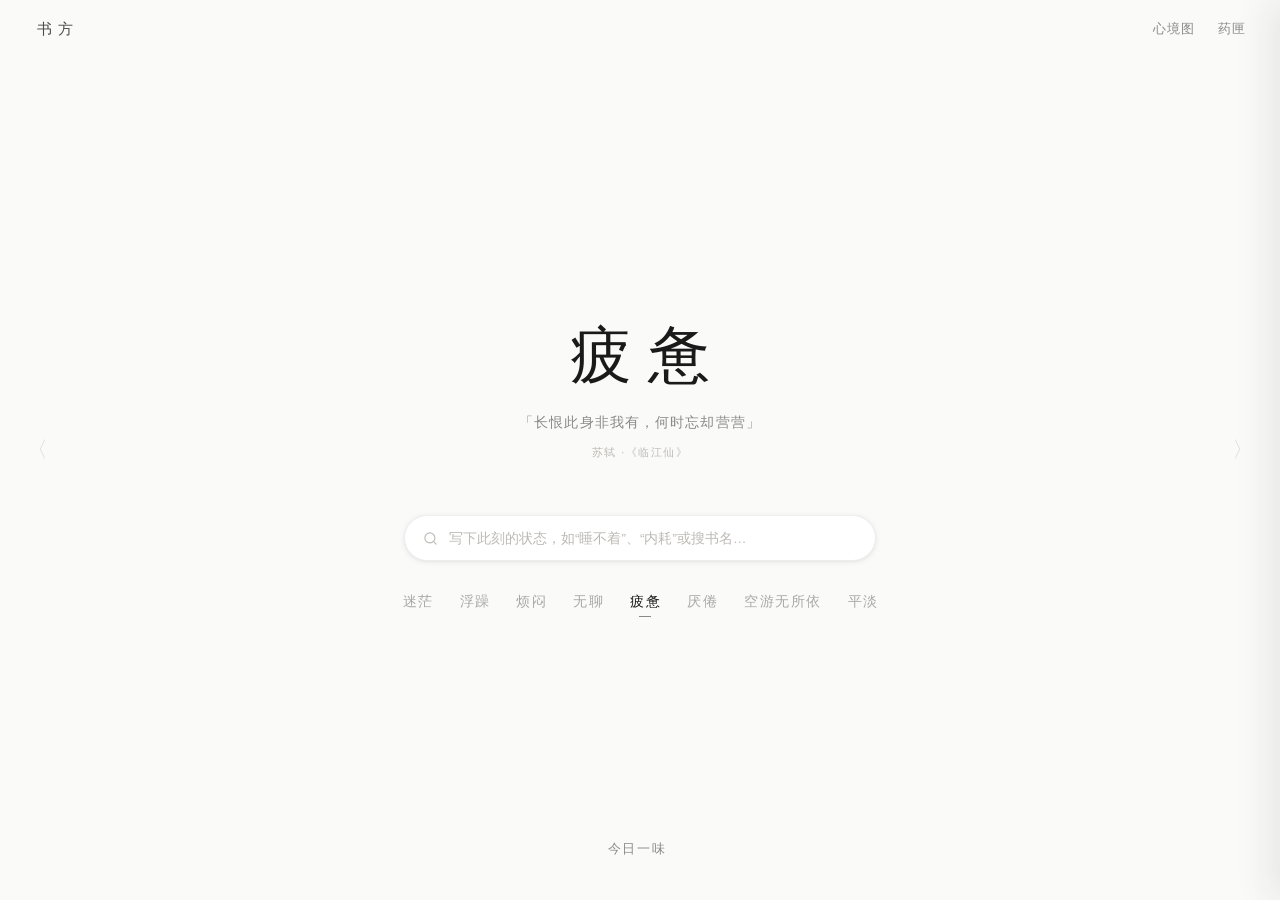
<file: index.html>
<!DOCTYPE html>
<html lang="zh-CN">
<head>
<meta charset="UTF-8">
<meta name="viewport" content="width=device-width, initial-scale=1.0">
<title>书方</title>
<meta name="description" content="书方：按此刻心境配取一味书单处方。">
<link rel="stylesheet" href="./styles.css">
</head>
<body>

<div class="reading-progress-track" id="reading-progress-track" aria-hidden="true">
    <div class="reading-progress-fill" id="reading-progress-fill"></div>
</div>

<!-- Whisper-Quiet Top Chrome -->
<header class="top-bar" id="top-bar">
    <div class="top-left">
        <button class="brand-mark" id="brand-home-btn" aria-label="回到书方首页">书方</button>

        <div class="dose-top-left hidden" id="dose-top-left">
            <button class="back-icon" id="nav-back" aria-label="返回首页" title="返回 (Esc)">
                <svg viewBox="0 0 24 24" fill="none" stroke="currentColor" stroke-linecap="round" stroke-linejoin="round">
                    <path d="M19 12H5"/><path d="M12 19l-7-7 7-7"/>
                </svg>
            </button>
            <span class="dose-scroll-title" id="dose-scroll-title"></span>
        </div>
    </div>

    <!-- Home Top-Right: 仅两个极轻文字入口 -->
    <nav class="top-right" id="home-top-right" aria-label="主导航">
        <button class="text-link" id="btn-open-stars">心境图</button>
        <button class="text-link" id="btn-open-drawer">药匣</button>
    </nav>

    <!-- Dose Top-Right: 收藏图标 + 极简更多菜单 -->
    <div class="dose-top-actions hidden" id="dose-top-right">
        <button class="subtle-icon-btn" id="btn-bookmark" aria-label="收入药匣" title="收入药匣">
            <svg viewBox="0 0 24 24" fill="none" stroke="currentColor" stroke-linecap="round" stroke-linejoin="round">
                <path d="M19 21l-7-5-7 5V5a2 2 0 0 1 2-2h10a2 2 0 0 1 2 2z"/>
            </svg>
        </button>
        <button class="subtle-icon-btn" id="btn-more-menu" aria-label="更多操作" aria-expanded="false" title="更多">
            <svg viewBox="0 0 24 24" fill="currentColor" stroke="none">
                <circle cx="5" cy="12" r="1.5"/><circle cx="12" cy="12" r="1.5"/><circle cx="19" cy="12" r="1.5"/>
            </svg>
        </button>

        <div class="more-menu hidden" id="more-menu" role="menu">
            <div class="menu-font-row">
                <span>字号</span>
                <div class="font-scale-group">
                    <button class="font-size-btn" data-scale="0.92">小</button>
                    <button class="font-size-btn active" data-scale="1">中</button>
                    <button class="font-size-btn" data-scale="1.12">大</button>
                </div>
            </div>
            <div class="menu-divider"></div>
            <button class="menu-item" id="menu-card"><span>生成书方笺</span></button>
            <button class="menu-item" id="menu-copy-link"><span>复制书方链接</span></button>
            <button class="menu-item" id="menu-open-drawer"><span>打开药匣与书录</span></button>
        </div>
    </div>
</header>

<main>
    <!-- ==================== HOME VIEW (一屏极致留白) ==================== -->
    <section id="home-view" class="view-container active" aria-label="书方首页">
        <button class="edge-cue edge-left" id="zone-prev" aria-label="上一味心境">〈</button>
        <button class="edge-cue edge-right" id="zone-next" aria-label="下一味心境">〉</button>

        <div class="home-core">
            <!-- 1. 中心呼吸词 + 人间词话式诗境注脚（轻点直入，无需大按钮） -->
            <div class="mirror-focus" id="zone-enter" role="button" tabindex="0" aria-label="取当前心境书方">
                <div id="emotion-display" class="emotion-word word-short">迷茫</div>
                <p id="emotion-whisper" class="emotion-whisper"></p>
                <span id="emotion-poem-source" class="emotion-poem-source"></span>
            </div>

            <!-- 2. 谷歌极简悬浮胶囊：自然语言倾诉 / 复方输入 / 搜书 -->
            <div class="search-pill-wrap">
                <div class="search-pill">
                    <span class="search-icon" aria-hidden="true">
                        <svg viewBox="0 0 24 24" fill="none" stroke="currentColor" stroke-width="1.8" stroke-linecap="round" stroke-linejoin="round">
                            <circle cx="11" cy="11" r="8"/><line x1="21" y1="21" x2="16.65" y2="16.65"/>
                        </svg>
                    </span>
                    <input
                        type="text"
                        id="symptom-search"
                        class="search-input"
                        placeholder="写下此刻的状态，如“睡不着”、“内耗”或搜书名…"
                        autocomplete="off"
                        aria-label="写下此刻状态或搜索书方"
                    >
                    <button class="search-clear hidden" id="search-clear" aria-label="清空">×</button>
                </div>
                <div class="search-dropdown hidden" id="search-dropdown" role="listbox"></div>
            </div>

            <!-- 3. 无框微字心境列：悬停预览，点击入方 -->
            <div class="mood-strip" id="mood-strip" aria-label="八味心境"></div>
        </div>

        <!-- 4. 底端轻量「今日一味」 -->
        <div class="home-bottom">
            <button class="daily-link" id="btn-daily-dose">
                今日一味<span class="daily-sub" id="daily-sub"></span>
            </button>
        </div>
    </section>

    <!-- ==================== DOSE VIEW (纯纸面阅读流) ==================== -->
    <article id="dose-view" class="view-container hidden" aria-label="书方正文">
        <div id="degraded-hint" class="degraded-hint hidden">
            <span id="degraded-hint-text"></span>
            <button id="btn-reset-seen-inline">重置已服</button>
        </div>

        <header class="rx-header">
            <div class="rx-poem-epigraph hidden" id="render-poem-epigraph"></div>
            <div class="rx-meta-line">
                <span id="render-id">001</span>
                <span>·</span>
                <span id="render-read-time">约 2 分钟</span>
            </div>
            <h1 class="rx-book-title" id="render-title"></h1>
            <div class="rx-book-author" id="render-author"></div>
            <p class="rx-summary" id="render-summary"></p>
        </header>

        <section class="guide-section">
            <div class="guide-text" id="render-guide"></div>
        </section>

        <section class="quotes-section" id="render-quotes"></section>

        <section class="extras-box" id="render-extras"></section>

        <div class="end-marker">□</div>

        <footer class="footer-actions">
            <button class="action-link action-link-primary" id="nav-next">换一味 →</button>
            <button class="action-link" id="nav-home">回到首页</button>
        </footer>
    </article>
</main>

<!-- ==================== FULLSCREEN 心境图（星空 × 情绪空间） ==================== -->
<div class="star-overlay" id="star-overlay" aria-hidden="true" role="dialog" aria-label="心境图">
    <div class="star-overlay-bar">
        <span class="star-overlay-caption">心境图 · 择一词，或轻点两词之间配取复方</span>
        <button class="text-link" id="btn-close-stars">关闭</button>
    </div>

    <svg class="star-svg" id="star-svg" viewBox="0 0 100 100" preserveAspectRatio="none" aria-hidden="true">
        <line x1="50" y1="10" x2="50" y2="90" stroke="currentColor" stroke-opacity="0.06" stroke-width="0.2" stroke-dasharray="1 1.4"/>
        <line x1="8" y1="50" x2="92" y2="50" stroke="currentColor" stroke-opacity="0.06" stroke-width="0.2" stroke-dasharray="1 1.4"/>
    </svg>

    <span class="axis-whisper axis-top">思绪翻涌 · 渴求方向</span>
    <span class="axis-whisper axis-bottom">能量低落 · 倦怠疏离</span>
    <span class="axis-whisper axis-left">向内沉静</span>
    <span class="axis-whisper axis-right">向外躁动</span>

    <div class="star-cursor-ring" id="star-cursor-ring"></div>
    <div class="star-canvas" id="star-canvas"></div>
    <div class="star-bottom-readout" id="star-readout">轻点任意一词，或点在两词之间的留白</div>
</div>

<!-- ==================== 药匣抽屉（按需展开） ==================== -->
<div class="drawer-backdrop" id="drawer-backdrop"></div>
<aside class="drawer-sheet" id="drawer-sheet" aria-label="药匣与全部书录" aria-hidden="true">
    <div class="drawer-header">
        <h2 class="drawer-title">药匣</h2>
        <button class="text-link" id="btn-close-drawer">关闭</button>
    </div>

    <div class="drawer-tabs" role="tablist">
        <button class="drawer-tab active" data-tab="catalog" role="tab" id="tab-catalog-label">全部 (77)</button>
        <button class="drawer-tab" data-tab="saved" role="tab" id="tab-saved-label">收藏 (0)</button>
        <button class="drawer-tab" data-tab="history" role="tab" id="tab-history-label">足迹 (0)</button>
    </div>

    <div class="drawer-search-bar" id="drawer-search-bar">
        <input type="text" class="drawer-search-input" id="drawer-search" placeholder="筛选书名、作者或心境…">
    </div>

    <div class="drawer-body" id="drawer-body"></div>

    <div class="drawer-footer">
        <span id="drawer-progress-text">已服 0 / 77 味</span>
        <button class="whisper-action" id="btn-clear-seen">重置推荐去重</button>
    </div>
</aside>

<!-- ==================== 书方笺 MODAL ==================== -->
<div class="modal-backdrop" id="card-modal-backdrop" aria-hidden="true">
    <div class="modal-dialog" role="dialog" aria-label="书方笺">
        <div class="modal-header">
            <h3 class="modal-title">书方笺</h3>
            <button class="text-link" id="btn-close-card-modal">关闭</button>
        </div>

        <div class="card-preview-wrap">
            <canvas id="share-card-canvas" width="900" height="1260"></canvas>
        </div>

        <div class="card-controls">
            <div class="paper-links" id="card-theme-pills">
                <button class="paper-link active" data-paper="paper">素纸</button>
                <button class="paper-link" data-paper="warm">暖笺</button>
                <button class="paper-link" data-paper="ink">墨夜</button>
            </div>
            <button class="whisper-action" id="btn-switch-card-quote">换一句摘录</button>
        </div>

        <div class="modal-footer">
            <button class="text-link" id="btn-cancel-card">取消</button>
            <button class="text-link" style="color:var(--text);" id="btn-download-card">保存图片</button>
        </div>
    </div>
</div>

<!-- ==================== 诗引过场（先出诗句，再展书方） ==================== -->
<div class="poem-interlude" id="poem-interlude" aria-hidden="true">
    <div class="poem-interlude-mood" id="interlude-mood"></div>
    <div class="poem-interlude-verse" id="interlude-verse"></div>
    <div class="poem-interlude-source" id="interlude-source"></div>
    <div class="poem-interlude-skip">轻触任意处即刻入方</div>
</div>

<div class="snackbar" id="snackbar" role="status" aria-live="polite"></div>

<script src="./books.js"></script>
<script src="./app.js"></script>
</body>
</html>
</file>
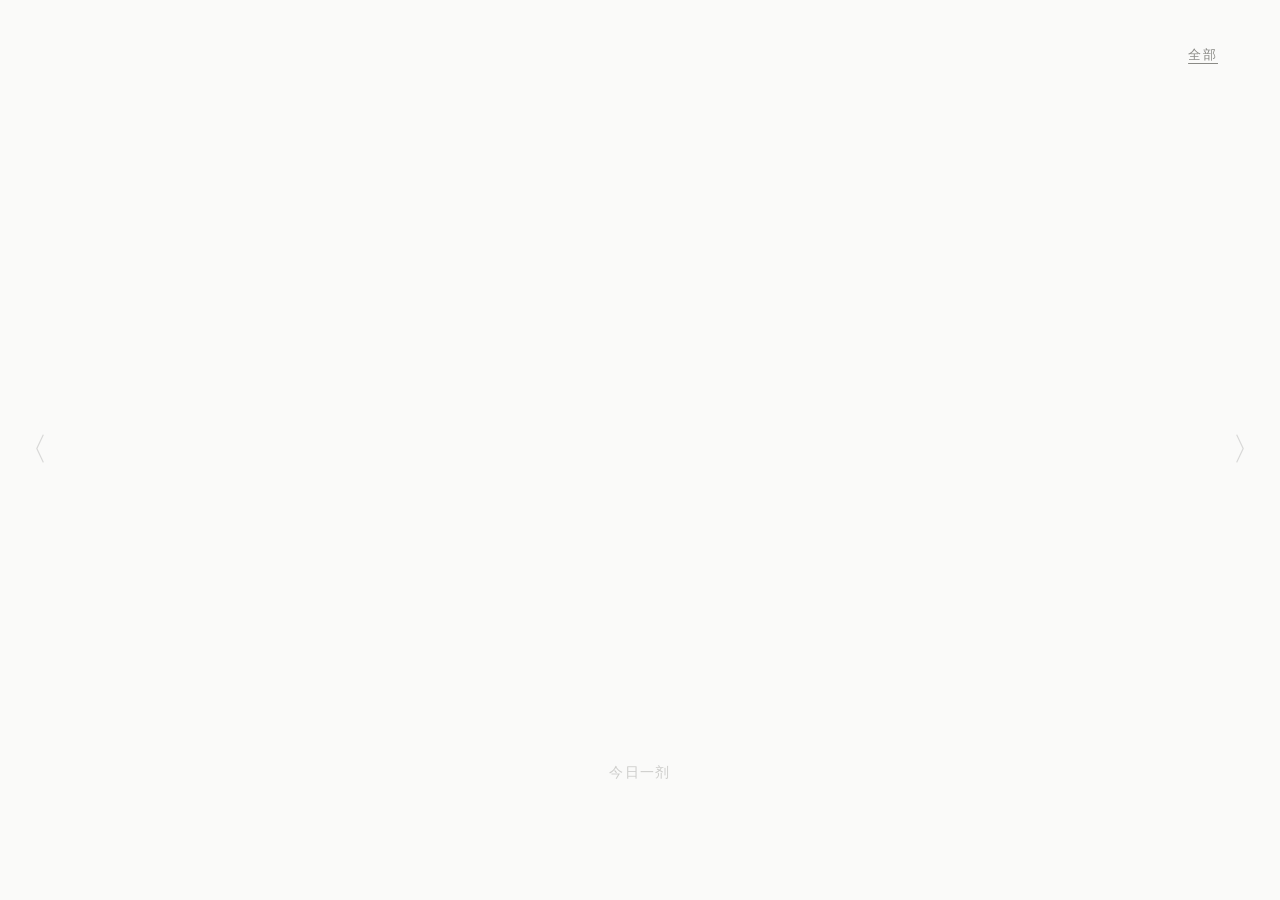
<file: shufang/index.html>
<!DOCTYPE html>
<html lang="zh-CN">
<head>
<meta charset="UTF-8">
<meta name="viewport" content="width=device-width, initial-scale=1.0, maximum-scale=1.0, user-scalable=no">
<title>书方</title>
<style>
:root { --bg: #fafaf9; --text: #1a1a1a; --text-light: #8a8a86; --divider: #e8e6e3; --max-width: 640px; --padding-x: 32px; }
* { box-sizing: border-box; margin: 0; padding: 0; }
body { background-color: var(--bg); color: var(--text); -webkit-font-smoothing: antialiased; overflow-x: hidden; }
button { background: none; border: none; color: var(--text); cursor: pointer; outline: none; -webkit-tap-highlight-color: transparent; }
.tag-btn, .daily-btn, .action-btn, .back-btn, .degraded-hint, .all-tags-btn, .delayed-whisper, .list-close { font-family: "PingFang SC", "Noto Sans SC", -apple-system, sans-serif; }
.guide-text, .quote-text, .book-meta, .emotion-word, .poetry-btn { font-family: "Noto Serif SC", "Source Han Serif SC", STSong, serif; }
.hidden { display: none !important; }
.view-container { max-width: var(--max-width); margin: 0 auto; padding: 0 var(--padding-x); min-height: 100vh; display: none; opacity: 0; transition: opacity 0.4s ease; }
.view-container.active { display: flex; flex-direction: column; opacity: 1; }

/* ========== 首页 Z-Index 层级体系 ========== */
.mirror-container { position: relative; width: 100vw; height: 100vh; max-width: none; padding: 0; margin: 0; display: flex; justify-content: center; align-items: center; transition: background-color 0.3s ease; }

/* Z:5 边缘括号 */
.edge-hint { position: absolute; top: 50%; transform: translateY(-50%); font-size: 32px; color: var(--text); opacity: 0.15; z-index: 5; pointer-events: none; user-select: none; }
.edge-left { left: 16px; } .edge-right { right: 16px; }

/* Z:10 触控区——左右各半屏 */
.touch-zone { position: absolute; top: 0; height: 100%; z-index: 10; }
.touch-left { left: 0; width: 50%; } .touch-right { right: 0; width: 50%; }

/* Z:20 文字缩放容器 */
.word-scaler { position: absolute; left: 50%; top: 50%; transform: translate(-50%, -50%); width: 100%; z-index: 20; pointer-events: none; transition: transform 0.3s cubic-bezier(0.4, 0, 0.2, 1); will-change: transform; }
.word-scaler.clicked { transform: translate(-50%, -50%) scale(0.96); }

.emotion-word { letter-spacing: 0.2em; color: var(--text); text-align: center; position: absolute; left: 0; right: 0; margin: auto; top: -30px; opacity: 0; will-change: transform, opacity; pointer-events: auto; cursor: pointer; }
.word-short { font-size: 48px; } .word-long { font-size: 32px; letter-spacing: 0.1em; }
.emotion-word.breathing { animation: breatheAnim 5.5s cubic-bezier(0.4, 0, 0.2, 1) forwards; }
@keyframes breatheAnim { 0% { opacity: 0; transform: scale(0.95) translateY(10px); } 20% { opacity: 1; transform: scale(1) translateY(0); } 70% { opacity: 1; transform: scale(1.02) translateY(0); } 100% { opacity: 0; transform: scale(1.05) translateY(-5px); } }

/* Z:30 顶层交互 */
.all-tags-btn { position: absolute; top: 32px; right: var(--padding-x); font-size: 13px; color: #8a8a86; z-index: 30; cursor: pointer; letter-spacing: 0.15em; padding: 14px; text-decoration: underline; text-underline-offset: 4px; }
.daily-dose-btn-mirror { position: absolute; bottom: 12%; font-size: 14px; color: var(--text-light); letter-spacing: 0.1em; z-index: 30; padding: 10px 20px; opacity: 0.4; transition: opacity 1s ease, color 1s ease; cursor: pointer; }
.daily-dose-btn-mirror.idle-breathe { animation: pulseText 4s infinite alternate; }
.daily-dose-btn-mirror.flash-highlight { opacity: 0.9 !important; color: var(--text) !important; animation: none; }
@keyframes pulseText { 0% { opacity: 0.4; } 100% { opacity: 0.8; } }
.delayed-whisper { position: absolute; bottom: 20%; font-size: 10px; color: #ccc; letter-spacing: 0.1em; opacity: 0; pointer-events: none; z-index: 30; transition: opacity 1.5s ease; }
.delayed-whisper.show { opacity: 1; }

/* Z:40 诗集目录 */
.list-overlay { position: absolute; top: 0; left: 0; width: 100%; height: 100%; z-index: 40; display: flex; justify-content: center; opacity: 0; pointer-events: none; transition: opacity 0.4s ease; }
.list-overlay.visible { opacity: 1; pointer-events: auto; }
.list-backdrop { position: absolute; top: 0; left: 0; width: 100%; height: 100%; background: var(--bg); z-index: 41; }
.list-close { position: absolute; top: 24px; left: var(--padding-x); font-size: 28px; color: #ccc; cursor: pointer; padding: 10px; z-index: 43; font-weight: 300; }
.poetry-container { position: relative; z-index: 42; width: 100%; height: 100%; overflow-y: auto; padding: 120px 0; scrollbar-width: none; -ms-overflow-style: none; }
.poetry-container::-webkit-scrollbar { display: none; }
.poetry-list { display: flex; flex-direction: column; align-items: center; gap: 80px; opacity: 0; transform: translateY(8px); transition: opacity 0.5s ease, transform 0.5s ease; }
.list-overlay.visible .poetry-list { opacity: 1; transform: translateY(0); }
.poetry-btn { color: var(--text-light); letter-spacing: 0.2em; transition: color 0.3s ease, transform 0.2s ease; cursor: pointer; }
.poetry-btn:active { color: var(--text); transform: scale(0.96); }
.poetry-btn.short-word { font-size: 32px; }
.poetry-btn.long-word { font-size: 26px; letter-spacing: 0.1em; }

/* ========== 处方页 ========== */
#dose-view { position: relative; padding-top: 40px; padding-bottom: 80px; }
.back-btn { position: absolute; top: 24px; left: var(--padding-x); font-size: 18px; color: rgba(0,0,0,0.2); padding: 10px 10px 10px 0; }
.degraded-hint { font-size: 12px; color: #b0aea8; text-align: center; margin-top: 20px; margin-bottom: 20px; }
.guide-section { margin-top: 60px; min-height: 60vh; }
.book-id { font-size: 12px; color: var(--text-light); margin-bottom: 24px; }
.guide-text p { font-size: 16px; line-height: 2.0; margin-bottom: 1.5em; text-align: justify; }
.scroll-hint { position: fixed; bottom: 24px; left: 50%; transform: translateX(-50%); font-size: 24px; color: var(--text); opacity: 0.15; animation: breathe 2s ease-in-out infinite; pointer-events: none; z-index: 10; }
@keyframes breathe { 0%, 100% { opacity: 0.1; } 50% { opacity: 0.3; } }
.quotes-section { margin-top: 100px; }
.book-meta { margin-bottom: 60px; }
.book-title { font-size: 16px; font-weight: bold; margin-bottom: 4px; }
.book-author { font-size: 14px; color: var(--text-light); }
.quote-item { margin-bottom: 60px; opacity: 0; }
.quote-text { font-size: 18px; line-height: 2.2; text-align: justify; white-space: pre-wrap; }
.quote-divider { width: 100%; height: 1px; background-color: var(--divider); margin: 30px 0 60px 0; }
.extras-box { margin-top: 80px; font-size: 12px; color: var(--text-light); line-height: 1.8; }
.end-marker { font-size: 10px; color: #ccc; text-align: center; margin-top: 60px; margin-bottom: 80px; }
.footer-actions { display: flex; flex-direction: column; align-items: center; gap: 30px; }
.action-btn { font-size: 14px; color: var(--text-light); }
.next-dose { color: var(--text); }
@media (min-width: 640px) { :root { --padding-x: 48px; } }
</style>
</head>
<body>
    <div id="home-view" class="view-container mirror-container active">
        <div class="all-tags-btn" id="btn-show-all">全部</div>
        <div class="daily-dose-btn-mirror" id="daily-btn-mirror">今日一剂</div>
        <div class="delayed-whisper" id="delayed-whisper">轻触左右边缘或空白处切换</div>
        <div class="edge-hint edge-left">〈</div>
        <div class="edge-hint edge-right">〉</div>
        <div class="touch-zone touch-left" id="zone-prev"></div>
        <div class="touch-zone touch-right" id="zone-next"></div>
        <div class="word-scaler" id="zone-enter"></div>

        <div class="list-overlay" id="list-overlay">
            <div class="list-backdrop" id="list-backdrop"></div>
            <div class="list-close" id="btn-close-all">&times;</div>
            <div class="poetry-container">
                <div class="poetry-list">
                    <button class="poetry-btn short-word" data-tag="无聊">无聊</button>
                    <button class="poetry-btn short-word" data-tag="迷茫">迷茫</button>
                    <button class="poetry-btn short-word" data-tag="厌倦">厌倦</button>
                    <button class="poetry-btn short-word" data-tag="浮躁">浮躁</button>
                    <button class="poetry-btn short-word" data-tag="疲惫">疲惫</button>
                    <button class="poetry-btn long-word" data-tag="空游无所依">空游无所依</button>
                    <button class="poetry-btn short-word" data-tag="烦闷">烦闷</button>
                    <button class="poetry-btn short-word" data-tag="平淡">平淡</button>
                </div>
            </div>
        </div>
    </div>

    <div id="dose-view" class="view-container hidden">
        <button class="back-btn" id="nav-back">&larr;</button>
        <div id="degraded-hint" class="degraded-hint hidden"></div>
        <div class="guide-section">
            <div class="book-id" id="render-id"></div>
            <div class="guide-text" id="render-guide"></div>
        </div>
        <div class="scroll-hint" id="scroll-arrow">&darr;</div>
        <div class="quotes-section" id="render-quotes"></div>
        <div class="footer-actions hidden" id="footer-actions">
            <button class="action-btn next-dose" id="nav-next">换一剂 &rarr;</button>
            <button class="action-btn back-home" id="nav-home">回到首页</button>
        </div>
    </div>

<script>
var BOOKS = [{"id":"001","title":"棋王","author":"阿城","summary":"一个痴迷下棋的知青，在最匮乏的年代里活出了最富足的样子","tags":{"primary":"迷茫","secondary":["浮躁","空游无所依"]},"guide":"你并不是不知道自己要什么。你知道得太多了。\n\n大学像一张摆满菜单的桌子，所有人都在告诉你\"这个有前途\"\"那个最保值\"，你每样都尝了一口，却没有一样真正饿了你的胃。迷茫不是选项不够多的病，恰好相反——是你脑子里塞了太多别人的菜单，反而听不见自己胃在叫。王一生面对这个问题的时候，他的解法近乎粗暴：别想了，下棋。别人串联、刷题、走关系，他就坐在那儿，跟一盘棋较劲。他把命放在棋里，棋就还他一个不被时代冲走的位置。\n\n这个叫\"棋呆子\"的人身上有一种你不太能在校园里看到的品质：他不急于解释自己。别人觉得他呆、觉得他怪，他就笑一笑，继续摆棋。不争辩、不剖白、不写小作文自我辩护。这种近乎沉默的笃定，在一个人人都在经营人设的环境里，是一种很稀缺的定力。迷茫的时候，你最需要的不是更清晰的规划，而是先找到一件不需要向任何人解释理由的事情，然后先把它做完。\n\n读完《棋王》大约需要一个下午。不长，刚好够你从宿舍床铺滑到书桌前。不用做笔记，不用画思维导图，你就看王一生怎么在火车上吃饭——米饭粒儿沾了一脸，一粒一粒捡起来吃掉——然后你会知道，\"活着\"这事儿，有时候就藏在把一件小事做到底的执拗里。","quotes":["我因为不喜欢象棋，也就不去关心什么象棋冠军，但王一生的大名，却常被班上几个棋篓子供在嘴上，我也就对其事迹略闻一二，知道王一生外号棋呆子，棋下得很神不用说，而且在他们学校那一年级里数理成绩总是前数名。我想棋下得好而有个数学脑子，这很合情理，可我又不信人们说的那些王一生的呆事，觉得不过是大家寻佚闻鄙事以快言论罢了。","棋开始了。上千人不再出声儿。只有自愿服务的人一会儿紧一会儿慢地用话传出棋步，外边儿自愿服务的人就变动着棋子儿。风吹得八张大纸哗哗地响，棋子儿荡来荡去。太阳斜斜地照在一切上，烧得耀眼。前几十排的人都坐下了，仰起来看，后面的人也挤得紧紧的，一个个土眉土眼，头发长长短短吹得飘，再没人动一下，似乎都要把命放在棋里搏。\n\n我心里忽然有一种很古的东西涌上来，喉咙紧紧地往上走。读过的书，有的近了，有的远了，模糊了。平时十分佩服的项羽、刘邦都在目瞪口呆，倒是尸横遍野的那些黑脸士兵，从地下爬起来，哑了喉咙，慢慢移动。一个樵夫，提了斧在野唱。忽然又仿佛见了呆子的母亲，用一双弱手一张一张地折书页。","不久，脚卵抬起头，看着王一生说：\"天下是你的。\"抽出一支烟给王一生，又说：\"你的棋是跟谁学的？\"王一生也看着脚卵，说：\"跟天下人。\""],"extras":{"availability":"微信读书免费可读；纸书收录于阿城文集《棋王·树王·孩子王》","ifYouLike":"《树王》《孩子王》（阿城同系列）；《活着》（余华）——同样是在匮乏中活出尊严的故事"}},{"id":"002","title":"给青年的十二封信","author":"朱光潜","summary":"一位美学大师用十二封信，和年轻人聊读书、动与静、升学、人生——不教你怎么赢，但教你怎么活","tags":{"primary":"迷茫","secondary":["浮躁","烦闷"]},"guide":"你说你迷茫。但这可能不是一个\"问题\"，而是一个\"阶段\"——区别在于，前者需要被解决，后者只需要被穿越。\n\n\"迷茫\"这个词本身就暴露了你的姿势：你在用眼睛找路，而不是用脚。你站在十字路口，希望有人告诉你哪条路是对的，但朱光潜在第一封信里就把这条路堵死了——他不给答案。不是因为他吝啬，而是因为他知道，别人给的答案在你身上待不了三天。所以他只做一件事：给你一套自己找答案的方法。谈读书，说你与其碎片化地刷帖子，不如拿一整块时间啃一本\"不紧急\"的书，因为\"在读书中寻出一种趣味，你将来抵抗引诱的能力比别人定要大些\"。谈动与静，说人之所以烦闷，大半是因为身体和心灵有一个闲着——解决烦闷的方法不是想通，而是动起来。谈升学选课，说别把兴趣和社会需求对立起来，你感兴趣的东西做到极致，社会自然会为它定价。\n\n十二封信，写于将近一百年前。一百年前的年轻人也在迷茫，迷茫的内容换了一茬又一茬，但迷茫的结构一模一样。这至少说明一件事：迷茫不是你的错，它是二十岁的出厂设置。\n\n每封信只需十分钟。一天读一封，读完就合上。这十二天里你可能不会\"想通\"任何东西——但你可能会开始做一些事。而这恰好就是朱光潜想说的全部：路是在走的过程中被踩出来的，不是在站的过程中被看出来的。","quotes":["你如果在读书中寻出一种趣味，你将来抵抗引诱的能力比别人定要大些。这种兴趣你现在不能寻出，将来永不会寻出的。凡人都越老越麻木，你现在已比不上三五岁的小孩子们那样好奇、那样兴味淋漓了。你长大一岁，你感觉兴味的锐敏力便须迟钝一分。","愁生于郁，解愁的方法在泄；郁由于静止，求泄的方法在动。从前儒家讲心性的话，从近代心理学眼光看，都很粗疏，只有孟子的\"养气\"说、宋儒的\"变化气质\"说，是颠扑不破的。我把这两说综合起来，下一个注脚：便是\"在动中求泄\"。","做学问，做事业，在人生中都只能算是第二桩事。人生第一桩事是生活。我所谓\"生活\"是\"享受\"，是\"领略\"，是\"培养生机\"。假若为学问为事业而忘却生活，那种学问事业在人生中便失其真正意义与价值。","所谓真正立志，不仅要接受现在的事实，尤其要抓住现在的机会。如果立志要做一件事，那件事的成功尽管在很远的将来，而那件事的发动必须就在目前一顷刻。"],"extras":{"availability":"微信读书免费可读（多个版本）；纸书各出版社均有","ifYouLike":"《谈美》（朱光潜）——同一支笔写美学，更轻盈；《沉思录》（马可·奥勒留）——如果朱光潜是朋友，奥勒留是那个沉默的长辈"}},{"id":"003","title":"心流：最优体验心理学","author":"米哈里·契克森米哈赖（Mihaly Csikszentmihalyi）","summary":"用几十年的实证研究回答一个古老问题：人什么时候最快乐？答案是——完全沉浸在一件事里，忘记时间存在的时候","tags":{"primary":"浮躁","secondary":["无聊","平淡"]},"guide":"你不是浮躁。你是被设计成这样的。\n\n每一个 app 背后都站着一群全世界最聪明、收入最高的工程师，他们的工作不是服务你，而是让你的注意力停不下来。你滑走一个视频，下一个自动补上；你关掉一个通知，三个新的弹出来。你觉得自己\"缺乏专注力\"？不对。你的专注力没有被削弱——它只是被一群比你更懂你大脑弱点的人精确地收割了，然后卖给了广告商。这不是你的错。但这确实是你的问题——因为你已经太久没有体验过一种叫做\"心流\"的感觉：完全沉浸在一件事里，忘记自己、忘记时间、忘记手机还存在。\n\n契克森米哈赖用几十年的实证研究把这个词钉在了心理学地图上。他发现了一个反直觉的事实：人类最快乐的时刻，不是放松的时候，不是享乐的时候，而是\"用全部技能去应对一个刚好超出能力边界的挑战\"的时候。打游戏时的忘我、打球时的手感、解题时的沉浸——这些都是心流的廉价版本。昂贵版本的心流需要四个条件：清晰的目标、即时的反馈、挑战与技能的平衡、对当下的完全投入。好消息是，这四个条件不需要你删除所有 app 去深山修行，你只需要把它们种进你已有的日常生活里。\n\n这本书不用从头读到尾。先读第三章和第四章，大概两小时。读完后，挑一件你今天非做不可的事——洗碗、跑步、背单词都行——在开始之前给自己定一个微小的目标（比如\"洗完所有碗之前不摸手机\"），然后只关注这一个目标。你会想起很久以前，那时候你还不靠滑手机来杀死时间，那时候二十分钟像一辈子那么长，并且一点都不无聊。","quotes":["心流即一个人完全沉浸在某种活动当中，无视其他事物存在的状态。这种体验本身带来莫大的喜悦，使人愿意付出巨大的代价。","控制意识才能控制体验，而控制意识最直接的方法，就是控制注意力。注意力是一种稀缺资源，它决定哪些信息进入意识，哪些被排除在外。","大多数人一生都在两种状态之间来回摆动：工作时感到焦虑，闲暇时感到无聊。而心流体验恰好处于焦虑与无聊之间的那个窄道——当挑战刚好超出技能，两者同时被拉高时，心流就会出现。","幸福并非瞬间发生，也不受外在事件操纵，而是取决于我们对外在事物的阐释。只有学会控制意识的人，才能决定自己的生活体验，进而接近幸福。"],"extras":{"availability":"微信读书可读（中信出版社译本）；英文原版 Flow: The Psychology of Optimal Experience","ifYouLike":"《刻意练习》（安德斯·艾利克森）——心流的操作方法；《贪婪的多巴胺》（丹尼尔·利伯曼）——从神经科学解释为什么短视频比心流更容易上瘾"}},{"id":"004","title":"德米安：彷徨少年时","author":"赫尔曼·黑塞（Hermann Hesse）","summary":"一个少年在光明与黑暗之间找到真正的自我——每个大学生的内心传记","tags":{"primary":"迷茫","secondary":["烦闷"]},"guide":"你总觉得你应该活成一个\"更好的人\"。这是你最累的地方，也是你最迷茫的根源。\n\n黑塞管这个叫\"光明世界\"——父母教给你的规矩、老师表扬的品质、朋友圈里被点赞的人设。你在这个世界里活了二十年，熟练、安全、但总觉得哪里不对劲。因为还有一个\"黑暗世界\"——那些你不能跟人说的嫉妒、不甘、生理冲动、对某些人的莫名厌恶——被你压在意识底下，假装不存在。辛克莱在书里用的词是\"该隐的印记\"。他花了整本书的时间去理解一件事：你不是要消灭你的黑暗面，你是要把光明和黑暗合在一起，变成你真正的名字。德米安帮他做了这件事，而你身边可能还没有德米安——这本书可以临时顶替一下。\n\n这不是一本\"读完就豁然开朗\"的书。你读的时候大部分时间会跟辛克莱一样困惑。但你会记住一个意象：一只鸟要从蛋壳里出来。蛋壳就是你现在的生活——舒服、透明、但也困住你。啄破壳的过程疼，而且你不知道外面是什么。黑塞说，没有人能替你把壳啄破，但有人可以告诉你：壳外面有空气。\n\n全书很短，但建议你分成三个晚上读完。每次读到你觉得\"这个角色在说我也不懂的话\"的时候，就合上书——第二天你会发现，那些话睡了一觉后变清楚了。这不是魔法，这是黑塞。","quotes":["鸟要挣脱出壳。蛋就是世界。谁要出生，就必须摧毁一个世界。鸟飞向神。神的名字叫阿布拉克萨斯。","每个人的生命都是一条通向自我的路，是一条路的尝试，是一条小径的悄然召唤。从来不曾有人完全成为他自己，但每个人都努力想要成为他自身——有人模糊地，有人清楚地，各尽其力。","我想要的，只是试着活出我内心真正想要活出的东西。为什么这如此困难？","如果你生来就是一只蝙蝠，你就不必像鸵鸟那样看问题。你只需正视自己的深渊，而不是把它推到别人身上。"],"extras":{"availability":"微信读书可读（多个译本，推荐姜乙译本）","ifYouLike":"《悉达多》（黑塞同作者，更短更轻）；《牧羊少年奇幻之旅》（保罗·柯艾略）——如果德米安的象征让你觉得太重，这本是它的轻量版"}},{"id":"005","title":"素履之往","author":"木心","summary":"一本不需要从头读的书——翻到哪页读哪页，每句话都是一个独立的宇宙","tags":{"primary":"无聊","secondary":["厌倦","迷茫"]},"guide":"你觉得无聊。打开手机，滑十分钟，更无聊了。不是因为手机里没有东西——是因为那些东西都不需要你动脑子。你在用不需要咀嚼的内容喂养一个需要咀嚼的大脑，然后这个大脑告诉你：我还是饿。\n\n木心写的是一本\"不需要从头读\"的书。你随便翻到哪一页，一两句话，然后合上。他会说\"生活的最佳状态是冷冷清清的风风火火\"，会说\"玩物丧志，其志小，志大者玩物养志\"，会说\"所谓无底深渊，下去，也是前程万里\"。每一句都像一个精心布置的思维陷阱——你以为你懂了，走两步发现不对，再走两步发现他说的跟你第一反应想的完全相反。这个过程叫做\"咀嚼\"。你刷一百条短视频，大脑在接收；你读一句木心，大脑开始工作。无聊和独处之间，就差这一层认知的窗户纸。\n\n这本书最适合放在手机旁边。每次你想打开一个短视频 app 的时候，先打开这本书，读一句。读完合上。你会开始发现，那句话在你走路、吃饭、发呆的时候自己发酵。你不是无聊——你只是太久没有给大脑喂需要消化的东西了。","quotes":["生活的最佳状态是冷冷清清的风风火火。","玩物丧志，其志小，志大者玩物养志。","所谓无底深渊，下去，也是前程万里。","一个人到世界上来，来做什么？爱最可爱的，最好听的，最好看的，最好吃的。","地图是平的，历史是长的，艺术是尖的。"],"extras":{"availability":"微信读书可读；纸书收录于木心作品系列（广西师范大学出版社）","ifYouLike":"《哥伦比亚的倒影》（木心散文，比素履更绵长）；《惶然录》（费尔南多·佩索阿）——另一个躲在文字后面的灵魂，比木心更不安"}},{"id":"006","title":"活着","author":"余华","summary":"一个人送走了他生命中的每一个人，然后继续活着——这不是惨，是告诉你\"活着\"这个词本身就够了","tags":{"primary":"厌倦","secondary":["疲惫","烦闷"]},"guide":"你说你厌倦了。厌倦上课，厌倦食堂，厌倦每天一模一样的生活。你说你累了。这种累不是身体累——身体累睡一觉就好了——这种累是心里的累：跟人相处要算计，不跟人相处又孤独，想努力不知道往哪使劲，想躺平又觉得自己在浪费生命。\n\n福贵没有时间想这些。\n\n他从一个败光家产的少爷，变成一介佃农。他亲手埋了他爹、他娘、他儿子有庆、他女儿凤霞、他老婆家珍、他女婿二喜、他外孙苦根。七个人，七座坟，他一个一个挖、一个一个埋。然后他买了一头老牛，耕田、吃饭、睡觉。余华没有让福贵崩溃。余华让福贵活着。是因为\"活着\"这件事本身不需要理由——不是\"为了什么而活着\"，就是\"活着\"。你厌倦的那些日常——去食堂的路上阳光很好、室友在打鼾你还没睡、洗了个热水澡——福贵用一辈子告诉你，这些东西就是活着的全部内容。\n\n读完你可能会沉默一段时间。不是难过——是觉得\"哦，原来我已经在活着了\"。这不需要你考到什么成绩、拿到什么 offer、完成什么计划。你已经在了。你在呼吸。这件事本身就够。","quotes":["人是为活着本身而活着的，而不是为活着之外的任何事物所活着。","我看着那条弯曲着通向城里的小路，听不到我儿子赤脚跑来的声音。月光照在路上，像是撒满了盐。","做人还是平常点好，争这个争那个，争来争去赔了自己的命。像我这样，说起来是越混越没出息，可寿命长。我认识的人一个挨着一个死去，我还活着。","最初我们来到这个世界，是因为不得不来；最终我们离开这个世界，是因为不得不走。"],"extras":{"availability":"微信读书可读；纸书极便宜、到处有售","ifYouLike":"《许三观卖血记》（余华同作者，比活着多了一点幽默）；《人生海海》（麦家）——另一个\"活着\"的故事，更曲折"}},{"id":"007","title":"被讨厌的勇气","author":"岸见一郎 / 古贺史健","summary":"一个困惑的年轻人和一位哲人用五个夜晚，把你的\"精神内耗\"逐层拆解，然后告诉你：你所有的痛苦都是你自己选的——你可以不选","tags":{"primary":"疲惫","secondary":["迷茫","烦闷"]},"guide":"你看这页之前，脑子里可能同时跑着三件事：某人前天那句话到底什么意思？辅导员发的那个通知要不要跟？自己好像又在浪费时间了怎么办？三件事织成一张网，你在网里打转，什么都没做，但特别累。\n\n阿德勒心理学管这个状态叫\"对他人的课题的过度介入\"。全书最锋利的概念叫\"课题分离\"——一件事的后果最终由谁承担，这件事就是谁的课题。别人怎么看你，是别人的课题，不是你的。你为之焦虑、害怕冲突、反复自我审查——这些不是别人的控制，是你自己选择把别人的课题扛在了肩上。听起来冷血？哲人用了整本书跟你辩论这件事。年轻人反复质疑、反驳、甚至愤怒——你想得到的反驳他都说了一遍，你想不到的他也说了。然后哲人逐一回应。\n\n这不是一本温情脉脉的书。你读完第一夜可能会不舒服——因为它不共情你，它戳你。读到第三夜你会开始觉得好笑——好笑自己困在那么多\"别人怎么想\"里。\"被讨厌的勇气\"不是说你要做一个讨厌的人，而是说自由就是不再害怕被某些人讨厌。你不必讨好所有室友、所有同学、所有长辈。你只需要对自己诚实。\n\n建议按书的节奏读——五个夜晚，每次读一夜（约 40 页）。哲人每顿辩论的量刚好够消化一个晚上。合上书之后，想想\"今天哪件事其实不是我的课题\"。","quotes":["所谓的自由，就是被别人讨厌。如果你无法承受被人讨厌，那你就只能继续不自由地活着。","基本上一切人际关系的矛盾，都起因于对别人的课题妄加干涉，或自己的课题被别人妄加干涉。只要能够进行课题分离，人际关系就会发生剧烈改变。","人之所以不幸，并不是因为过去或环境，更不是因为能力不足，只是因为缺乏\"获得幸福的勇气\"。","不与任何人竞争，只要自己不断前进即可。健全的自卑感不是来自与他人的比较，而是来自与\"理想的自己\"的比较。"],"extras":{"availability":"微信读书可读","ifYouLike":"《自卑与超越》（阿德勒原著，更学术但更原汁原味）；《非暴力沟通》（马歇尔·卢森堡）——课题分离解决了\"要不要管\"，非暴力沟通解决\"怎么管\""}},{"id":"008","title":"我与地坛","author":"史铁生","summary":"一个人在轮椅上把一座废弃的古园坐了十五年，把它坐成了一个宇宙","tags":{"primary":"空游无所依","secondary":["迷茫","烦闷"]},"guide":"你感到\"空游无所依\"。这个状态很抽象——没有具体的痛处，但也没有具体的锚点。你漂浮在课表、食堂、宿舍之间，像一只没系绳的气球，往哪飘都行，但往哪飘都不重要。\n\n史铁生二十岁那年突然走不了路了。这不是比喻——他真的站不起来了。愤怒、绝望、把自己关在屋子里。然后有一天他被推进了一个废弃的古园——北京地坛。他本以为只是消磨一个下午，结果他把地坛坐了十五年。在这十五年里，他发现了一件事：一个人的锚点可以不是\"事业\"、\"成就\"、\"被人需要\"这些大词，而是一种\"看见\"——看见四季在园子里轮转，看见一个老人每天准时来散步，看见落日把一面旧墙染成琥珀色，看见自己的母亲偷偷跟在轮椅后面不敢让他发现。《我与地坛》最惊人的地方在于，它不是一个\"身残志坚\"的故事。它是一个人用最缓慢的速度、在最窄小的范围内，重新学会\"待在世界上\"的故事。\n\n读这一篇就够了（书里还有其他篇目，但《我与地坛》那一篇是核心）。大概一个小时。读的时候注意看史铁生写景物的方式——他不抒情，他只描述。一棵树、一束光、一片雪。他写这些东西的方式会让你突然意识到：你很久没有真正\"看见\"你身边的东西了。无依不是因为没有东西可以依靠。是因为你还没有坐下来，安静到足够去依靠它们。","quotes":["一个人，出生了，这就不再是一个可以辩论的问题，而只是上帝交给他的一个事实；上帝在交给我们这件事实的时候，已经顺便保证了它的结果。所以死是一件不必急于求成的事，死是一个必然会降临的节日。","多年来我头一次意识到，这园中不单是处处都有过我的车辙，有过我车辙的地方也都有过母亲的脚印。","太阳，他每时每刻都是夕阳也都是旭日。当他熄灭着走下山去收尽苍凉残照之际，正是他在另一面燃烧着爬上山巅布散烈烈朝辉之时。","就命运而言，休论公道。"],"extras":{"availability":"微信读书可读（收录于《我与地坛》同名散文集）","ifYouLike":"《病隙碎笔》（史铁生，更碎更哲学）；《瓦尔登湖》（梭罗）——另一个把一片固定区域活成一个宇宙的人"}},{"id":"009","title":"刀锋","author":"威廉·萨默塞特·毛姆（W. Somerset Maugham）","summary":"一个退伍兵不工作、不社交、不解释，满世界晃荡找\"人生的意义\"——如果你也在找，他不是答案，但他证明了找本身就是一种活法","tags":{"primary":"空游无所依","secondary":["迷茫","厌倦"]},"guide":"你有过一个瞬间——比如周五晚上所有人都出去玩了，你一个人坐在宿舍里，突然不知道自己在干什么。不是难过，不是焦虑，就是\"空\"。像站在候车室的正中间，四面都有出口，但没有一个上面写着你的名字。\n\n拉里·达雷尔在书里花了十年来回答这个问题。他在一战中开过战斗机，亲眼看见战友死在他面前。退伍回来，他有体面的收入、可以迎娶一个漂亮的芝加哥姑娘、随时能进入她父亲的企业。他没有哭天喊地，也没有看破红尘。他只是说：我不想这样活。然后他去了巴黎，窝在图书馆里读哲学，每天八到十个小时。去了印度，学瑜伽、冥想、见各种奇奇怪怪的人。去了一个煤矿做苦力。最后他成了一个\"没有职业的人\"，在纽约开出租，写一本没人会出版的书。所有人都在说他荒废了人生，只有他自己知道——他一生都在做一件事：找出\"我是谁\"的答案。这件事没有 deadline，没有 KPI，而他非常认真地在做。\n\n这本小说最有意思的地方是：毛姆没有让你去崇拜拉里。他让你同时看到拉里的未婚妻伊莎贝尔——结婚、住大房子、过上流社会生活，而且过得不错。你是伊莎贝尔还是拉里？毛姆不替你选。他只是证明了一件事：空游无所依不一定是一种病；也许你只是在漂浮期，而有些人漂浮了一辈子，然后活着抵达了。","quotes":["一把刀的锋刃很不容易越过，因此智者说得救之道是困难的。","我想知道人生到底是为什么，有没有意义。我不在乎犯错误。也许在犯了一个错误之后，我能发现自己到底要什么。","我从来不觉得日子无聊。我有很多事情要想，有很多书要读。","人生如果不想随波逐流，就等于是场豪赌。但大多数人，只是求生，只有少数人才生活。"],"extras":{"availability":"微信读书可读（多个译本，推荐周煦良译本）","ifYouLike":"《月亮与六便士》（毛姆同作者，更极端的选择）；《斯通纳》（约翰·威廉斯）——另一条\"不随波逐流\"的路，比拉里更安静"}},{"id":"010","title":"人间草木","author":"汪曾祺","summary":"一个老头写葡萄怎么长、咸鸭蛋怎么腌、昆明的雨怎么下——你读完之后发现，烦闷的解药是\"把感官重新打开\"","tags":{"primary":"烦闷","secondary":["平淡","无聊"]},"guide":"你烦闷的时候有没有想过：你多久没有闻过东西了？\n\n不是手机屏幕的味道，不是食堂油炸的味道——是雨后的泥土、晒过的被子、走过一棵开花的树突然被香气砸到头。汪曾祺的《人间草木》不是写给你的大脑的，是写给你的鼻子、舌头、手指尖的。他写葡萄：\"葡萄喝起水来是惊人的。它真是在喝哎！\"写昆明的雨：\"昆明的雨季是明亮的、丰满的，使人动情的。\"写咸鸭蛋：\"筷子头一扎下去，吱——红油就冒出来了。\"没有宏大的主题，没有深刻的思想。他就是坐在院子里，看着植物长，然后记下来。\n\n为什么这个能治烦闷？因为烦闷的人有一个特征：你跟此刻绝缘。你在食堂吃饭，脑子里在想下午的事；你在上课，心里在烦昨天的事。你从来没有真正在食堂，吃那顿饭，尝那个味道。汪曾祺的文字在你眼前展开的东西不多——一棵葡萄藤、一颗咸鸭蛋、一场雨——但每一件都让你重新\"看见\"它。\"看见\"之后你发现，原来你身边有这么多东西值得看。烦闷不是因为生活没意思，是因为你把感官的闸门关了。打开它，不需要去远方，只需要低头。\n\n这本书不需要从头读到尾。建议每天读一到两篇（每篇 5-10 分钟），当饭间读物。别在饿了的时候读——他写吃的东西，杀伤力太大。","quotes":["葡萄喝起水来是惊人的。它真是在喝哎！葡萄藤的组织跟别的果树不一样，它里面是一根一根细小的导管。这一点，中国的古人早就发现了。《图经》云：\"根苗中空相通。圃人将货之，欲得厚利，暮溉其根，而晨朝水浸子中矣，故俗呼其苗为木通。暮溉其根，而晨朝水浸子中矣。\"这么说来，葡萄简直是直接在水里吸收水分的。浇了水，不大一会，它就从根直吸到梢，你简直可以听见它喝水的声音。","昆明的雨季是明亮的、丰满的，使人动情的。城春草木深，孟夏草木长。昆明的雨季，是浓绿的。草木的枝叶里的水分都到了饱和状态，显示出过分的、近于夸张的旺盛。","高邮咸蛋的特点是质细而油多。蛋白柔嫩，不似别处的发干、发粉，入口如嚼石灰。油多尤为别处所不及。鸭蛋的吃法，带壳切开，是一种，那是席间待客的办法。平常食用，一般都是敲破\"空头\"用筷子挖着吃。筷子头一扎下去，吱——红油就冒出来了。","如果你来访我，我不在，请和我门外的花坐一会儿。它们很温暖，我注视它们很多很多日子了。"],"extras":{"availability":"微信读书可读；纸书多个版本，推荐江苏文艺出版社","ifYouLike":"《食事》（汪曾祺同作者，只写吃，更专一）；《枕草子》（清少纳言）——平安时代一个宫廷女官记录\"觉得高兴的事\"：春天是破晓的时候，夏天是夜里，秋天是傍晚"}},{"id":"011","title":"陶庵梦忆","author":"张岱","summary":"一个极致繁华的过来人，在失去一切后回忆他见过的每一场雪、每一盏灯、每一出戏","tags":{"primary":"浮躁","secondary":["空游无所依","厌倦"]},"guide":"你有多久没有安静地看一场雪了？\n\n不是手机里刷到的雪景视频——是真的坐在一个地方，不说话，不动，看着白的东西从天上往下掉，看了很久，久到你觉得时间变慢了。张岱的《陶庵梦忆》是这个速度的书。他年轻时是晚明最会玩的人：中秋赏月要租几百条船、元宵观灯要看遍绍兴城里每一处灯火、喝茶要自己养一头专门运惠山泉水的驴。然后明朝亡了。他失去了一切，披发入山，形同乞丐，开始在回忆里活着。他写了湖心亭看雪——夜深了，一个人、一条船、一炉火，去湖心看雪。\"天与云与山与水，上下一白。湖上影子，惟长堤一痕、湖心亭一点、与余舟一芥、舟中人两三粒而已。\"这篇 159 个字，是中国文学史上最安静的一页。\n\n浮躁是什么？浮躁是你的时间感被调快了。你觉得一个下午很长但一刷手机就没了，你觉得一个学期很快又什么都没做成。张岱的文字是一种\"慢速播放\"。每一篇都极短——50 到 200 字——但读完之后你会发现自己自动放慢了。不需要努力，不需要冥想。就是被他的文字拖进了他的时间节奏里。\n\n建议一天读一篇，晨起或者睡前。不要多。多了就快了，快了就白读了。","quotes":["崇祯五年十二月，余住西湖。大雪三日，湖中人鸟声俱绝。是日更定矣，余挐一小舟，拥毳衣炉火，独往湖心亭看雪。雾凇沆砀，天与云与山与水，上下一白。湖上影子，惟长堤一痕、湖心亭一点、与余舟一芥、舟中人两三粒而已。","林下漏月光，疏疏如残雪。","人无癖不可与交，以其无深情也；人无疵不可与交，以其无真气也。","鸡鸣枕上，夜气方回。因想余生平，繁华靡丽，过眼皆空，五十年来，总成一梦。"],"extras":{"availability":"微信读书可读（多个版本，推荐中华书局或上海古籍版）；英文译本也极佳","ifYouLike":"《浮生六记》（沈复）——另一个在平淡中找到无限的人；《徒然草》（吉田兼好）——日本版陶庵梦忆，更碎更禅"}},{"id":"012","title":"箭术与禅心","author":"奥根·赫立格尔（Eugen Herrigel）","summary":"一个德国哲学教授在日本学了六年弓道，只为了弄明白一件事：靶子不是被射中的，是自己被\"放\"到了箭上的","tags":{"primary":"浮躁","secondary":["疲惫"]},"guide":"你在\"用力\"——这是你大多数问题的共同来源。\n\n学习的时候用力想象结果（考不好怎么办）、社交的时候用力表演（我这样说对吗）、睡前用力反思（今天又浪费了）。你的\"用力\"没有让你更有效率，它只是让你更累。赫立格尔到日本学弓道的时候，遇到了一模一样的问题。作为德国哲学教授，他用德国人的方式对待一切：分析、优化、用力做到最好。但弓道大师告诉他：不是你把弓拉开的，是\"它\"被拉开的；不是你射中了靶心，是靶心自己到了箭上。他花了五年时间才明白这不是比喻——是真的生理上不发力、不放箭，然后在某个完全放松的瞬间，箭自己飞出去了。\n\n全书不到三万字，但每一章的密度都很大。核心洞见非常简单：你一直在\"做\"事情，但你忘了还有另一种方式——让事情\"发生\"。弓道的\"放手\"不是放弃，是把最后那一小段交给弓本身——你只需要把前面的步骤做到极致，释放的那一刻，你不用管了。这在你身上叫什么？叫\"心流\"。叫\"进入状态\"。叫\"忘记自己\"。你觉得浮躁是因为你总在盯着靶子——盯着结果、盯着 deadline、盯着别人有没有在看你。师父说：把靶子忘掉，先学会呼吸。这一步学会了，靶子自己会来。","quotes":["你不应该握住弓，而应该让弓握住你。","正确的射箭之道，不在于用弓和箭去做什么，而在于让某种事情在弓箭上发生。","松开弦的时候，不要想\"我要松开\"，也不要抵抗\"我要松开\"这个念头。让松开自己到来，像一个熟透的果子从枝头坠落。","大师之所以是大师，不是因为他比旁人更努力，而是因为他完全放弃了\"努力\"这个概念。"],"extras":{"availability":"微信读书可读","ifYouLike":"《禅与摩托车维修艺术》（罗伯特·波西格）——另一个西方人用东方哲学解决现代焦虑，但更漫长、更公路；《弓与禅》（同书不同译本，译名差异）"}},{"id":"013","title":"万物有灵且美","author":"吉米·哈利（James Herriot）","summary":"一个乡下兽医的一生——母牛难产、狗儿撒娇、羊在雪地里装死——无聊是因为你没凑近了看","tags":{"primary":"无聊","secondary":["疲惫","平淡"]},"guide":"你有没有注意过，说自己\"无聊\"的人从不说\"我正在看一株草\"或者\"我正在听窗外的雨\"？无聊的人一定在室内，一定面对着屏幕，一定在等什么东西来拯救自己。吉米·哈利没有机会无聊。他每天凌晨被电话叫醒，在约克郡的山谷里开着没有暖风的旧车，把手塞进母牛的子宫里把胎位不正的小牛扳正。他的手冻僵了，身上全是血和羊水，旁边还有一个焦躁的农场主在骂天骂地。然后小牛活着出来了，母牛舔它，天刚好亮了。他站在那儿看了好一会儿，然后去下一家。这就是他的一生。\n\n如果你觉得无聊，你不是缺事情做——你是缺一件让你\"凌晨两点愿意从被窝里爬起来\"的事。吉米·哈利不是圣人，他也会抱怨、也会偷懒、也会在风雪里骂自己为什么要当兽医。但抱怨完之后，他眼睛里只有那头牛和它肚子里的小牛。这种专注不是苦行——它有一种你很久没体验过的快乐：事情本身的有趣，不依赖任何结果的有趣。\n\n建议睡前读一篇，每篇 5-10 分钟。这本书最大的副作用：你可能会开始认真观察窗外的鸟、你养的绿萝、以及食堂那个总是多给你打一勺菜的阿姨。","quotes":["我躺在草地上，闭上眼睛。温暖的阳光照在脸上，空气中充满了新翻的泥土和青草的气味。我想，即使这世界上没有天堂，这个也差不多了。","动物和人之间有一种奇妙的联系——它们不会说话，但它们的眼睛能说出一切。你只需要安静下来，就能听懂。","母牛在生产的时候，你不能急。你一急，它就怕。你一怕，它就紧张。所以你得把手慢慢伸进去，一边摸一边哼歌，什么歌都行。","约克郡的春天来得特别晚，但也特别认真。好像上帝在这个角落花了比全世界加起来更多的心思。"],"extras":{"availability":"微信读书可读（系列共 5 本，先读这一本）","ifYouLike":"吉米·哈利同系列《万物有灵》《万物既伟大又渺小》《万物既聪慧又奇妙》；如果喜欢\"认真对待小事\"的调子，试试《编舟记》（三浦紫苑）"}},{"id":"014","title":"小王子","author":"安托万·德·圣埃克苏佩里（Antoine de Saint-Exupéry）","summary":"一个外星小孩教一个地球大人重新看见\"重要的事\"——用眼睛是看不见的，只有用心才看得见","tags":{"primary":"厌倦","secondary":["空游无所依"]},"guide":"你小时候读《小王子》，可能只觉得是一个奇怪的故事：一个小孩有一朵玫瑰、三座火山、一只狐狸。后来你长大了。你开始说\"我很忙\"、\"这有什么用\"、\"能不能快一点\"。你养了一朵花但没时间浇水，交了一个朋友但都是表情包聊天，路过一片夕阳但没有抬头。恭喜，你成了圣埃克苏佩里笔下那些星球上的人——那个不停点灯熄灯的灯夫、那个忙着算账但从没闻过一朵花的商人、那个活在别人的评价里的酒鬼。\n\n《小王子》在二十岁重读的价值在于：它让你认出来，你在哪个星球上卡住了。你厌倦的那些东西——绩点、刷不完的通知、永远在赶 deadline——书里每一个大人角色都是它们的化身。而小王子问的问题始终只有一个：\"这重要吗？\"不是\"这有用吗\"，是\"这重要吗\"。\"有用\"是数字，\"重要\"是那朵花。你的日常被\"有用\"的事填满了。上一次你做一件\"重要但没用\"的事是什么时候？\n\n一个半小时。请在下午四点开始读，刚好读完之后窗外会有夕阳。然后抬头看一眼——如果你觉得今天的夕阳跟你有关，说明药效还在。","quotes":["只有用心才能看清楚。真正重要的东西，用眼睛是看不见的。","是你为你的玫瑰花所花费的时间，使她变得这么重要。","如果你驯养了我，我们就会彼此需要。对我来说，你将是世界上唯一的。对你来说，我也将是世界上唯一的。","所有的大人都曾经是小孩，虽然只有少数人记得。","你在下午四点钟来，那么从三点钟开始，我就已经开始感到幸福了。时间越临近，我就越感到幸福。"],"extras":{"availability":"微信读书可读（所有译本都有，推荐周克希或张小娴译本）","ifYouLike":"《夜航》（圣埃克苏佩里同作者，写给大人看的飞行笔记）；《夏洛的网》（E.B.怀特）——另一个关于\"建立联系\"的故事，主角是一只蜘蛛和一只猪"}},{"id":"015","title":"冬牧场","author":"李娟","summary":"一个汉族姑娘跟着哈萨克牧民去零下四十度的荒野过冬——然后发现，那些你以为\"艰苦\"的日子，其实比你\"舒适\"的日子更值得活","tags":{"primary":"厌倦","secondary":["无聊","浮躁"]},"guide":"你厌倦了。每天差不多——起床、上课、吃饭、刷手机、睡觉。你在温度的舒适区里，也在情绪的舒适区里。舒适区最大的问题不是太舒服了——而是太安全了，安全到你的身体和心灵都开始打盹了，然后告诉大脑：我无聊。\n\n李娟不是去冬牧场体验生活的。她是去干活的。拿雪当水、睡在地窝子里、一天只吃一顿饭、手冻得碗都端不住。牧民们管这个叫\"冬天\"。他们不算日子，不看时间，日出而作日入而息——这句小学语文课本上的话，你要读完《冬牧场》才知道它真正的意思是：没有闹钟、没有日程表、身体自己知道什么时候该起什么时候该睡。李娟最厉害的地方在于她不自怜，也不歌颂苦难。她只是如实记下来：羊冻死了，好难过。今天有馕吃，很高兴。明天可能要搬家，有点愁。语调平淡如水，但每一句都扎在你那个\"我的生活好无聊\"的念头上。\n\n这本书最适合的状态：期末周刚结束，你觉得整个人被掏空了，但又不知道自己想干什么。不要看手机。打开《冬牧场》的第一页，跟着李娟走进零下四十度的荒野。读完你会想喝一口热水。就是字面意义上的——倒一杯热水，认真地喝下去。你很久没有\"认真地\"喝热水了。","quotes":["天空一整天都是铅灰色的，到了傍晚，反而一点一点亮了起来。于是知道太阳还在，只是被云遮住了。在这荒野里，人是透明的。什么也藏不住，包括对自己的认识。","人的适应能力是无止境的。在零下三十多度的地方待久了，遇到零下十几度的那天，简直觉得春天来了。加一件毛衣都会嫌热。","在荒野里，时间不是用来\"抓紧\"的。时间就是用来过的。像羊吃草一样，一嘴一嘴，一棵一棵。","天空远远的，大地深深的。人走在其中，又寂寞又完整。"],"extras":{"availability":"微信读书可读","ifYouLike":"《我的阿勒泰》《夏牧场》（李娟同系列，不同的季节不同的荒野）；《遥远的向日葵地》（李娟，更个人更碎）"}},{"id":"016","title":"当我谈跑步时我谈些什么","author":"村上春树","summary":"一个小说家用三十年每天十公里的跑步记录告诉你：身体累到极限的时候，脑子反而最安静；持续做一件事不需要意志力，只需要把它变成呼吸一样自然","tags":{"primary":"疲惫","secondary":["平淡","迷茫"]},"guide":"你觉得自己很累，但仔细想想——你身体真的动过吗？你的累是\"精神的累\"：脑子跑了一天马拉松，身体只走了从宿舍到教室到食堂的距离，加起来不到两千步。村上春树管这个区别叫\"坐着的疲惫\"和\"跑着的疲惫\"。前者让你越休息越累；后者让你累完之后洗个澡、吃顿好的，然后睡得像一棵树。\n\n这本书不是教你跑步的。是教你\"持续\"的。村上写他三十年如一日——每天早上四点起床，写作五六个小时，然后跑十公里。刮风跑，下雨跑，宿醉之后跑，在希腊的烈日下跑，在波士顿的寒风中跑。别人问他怎么坚持的，他说：不是\"坚持\"——坚持暗示着你在对抗什么东西。是\"它就是生活的一部分\"。\"痛苦是不可避免的，但受苦是可以选择的\"——这是他在跑了一百公里超级马拉松之后说的。你可能不需要跑一百公里，但你一定需要知道：你烦闷、疲惫、睡不好——你的身体需要用一种物理的方式，把精神的垃圾排出去。\n\n建议在黄昏读。读完第一章，如果你手机里的健康 app 显示今天步数不到三千，把书合上，出门走二十分钟。不用跑。走就行。这是村上会建议你做的事。","quotes":["痛苦是不可避免的，但受苦是可以选择的。","我跑步，只是跑着。原则上是在空白中跑着。反过来说，也许是为了获得空白而跑着。","每天不间断地跑步，跟意志的强弱没有太大关系。能持续做一件事，是因为这件事本身适合你的体质。找到适合自己的节奏，持续下去，跟呼吸一样自然而然地做下去——这就是一切。","在某种意义上，小说家就是用慢速去观察事物的人。跑步也一样——用慢速去感受自己的身体的每一个部分。这需要时间，也需要安静。"],"extras":{"availability":"微信读书可读","ifYouLike":"《挪威的森林》（村上小说，不看故事看他写\"做一件事做到极致\"）；《天生就会跑》（克里斯托弗·麦克杜格尔）——更野的跑步书，探究人类为什么是这个星球上最能跑的生物"}},{"id":"017","title":"一个人生活","author":"谷川俊太郎","summary":"日本国民诗人八十岁以后写的独居笔记——睡觉、做饭、发呆、写诗——疲惫的解药不是更高效的时间管理，是允许自己\"什么也不做\"","tags":{"primary":"疲惫","secondary":["平淡"]},"guide":"你有没有算过，你一天当中有多少小时是真正\"属于自己\"的？不是被课程表推着走的、不是被社交期待裹着去的——就是你想做、你在做、你做完觉得\"嗯，这是我的时间\"。大概很少。而这\"很少\"就是疲惫的真正来源。不是你做的事太多了，是你做的\"自己的事\"太少了。\n\n谷川俊太郎八十多岁，一个人住。房子不大，书很多。早晨起来，不着急——先坐一会儿，等身体完全醒来。然后去厨房，给自己做味噌汤——认真地切豆腐、认真地等水烧开。上午可能写几行诗，也可能不写。下午可能出门散个步，也可能不出门。晚上泡澡、看书、睡觉。你可能会想：一个八十岁老人的日记跟我有什么关系？因为他是你所有长辈里唯一不会对你说\"你要努力\"的那一个。他的每一页都在说同一个意思：\"什么也不做的权利，是你生而为人的基本权利。\"\n\n你累了。这次累不是需要睡一觉的那种——是积累了太多的\"应该\"。这本书是一个八十岁的诗人递给你的一杯温水。喝了它，然后去想一个你今天可以删掉的事。","quotes":["一个人生活，最难的不是孤独，而是跟自己相处的时候，如何不着急。","早晨醒来，不用想今天必须做什么。这是一种能力，我花了大半生才学会。","诗不是写出来的。是等来的。你得先让自己空下来，诗才会进来。","所谓生活，就是跟时间一起慢慢地变老。不急，也不怕。时间是一个温和的伙伴，不是一个需要对抗的敌人。"],"extras":{"availability":"微信读书可读","ifYouLike":"《明天也是小春日和》（津端修一/津端英子）——一对八十多岁夫妻的田园日常，比谷川更甜一点；《做二休五》（大原扁理）——一个年轻人实践\"极简生活\"的日记，更激进"}},{"id":"018","title":"山茶文具店","author":"小川糸","summary":"在镰仓，有一家代笔写信的小店——你告诉她想说什么，她帮你选纸、挑墨、决定用多大力气落笔——读完你会重新理解\"认真做一件小事\"这个词","tags":{"primary":"烦闷","secondary":["疲惫","平淡"]},"guide":"你有多久没有用手写过字了？不是记笔记那种赶着老师的语速的狂草——是认真的、一笔一画的、这个字要多压一下这个字要轻轻提起来的\"写字\"。女主波波在镰仓继承了一家店——不是卖东西，是帮人代笔。\"请帮我写一封绝交信\"、\"请帮一个不识字的人写一封情书\"、\"请替我向死去的人说一句年轻时没说的话\"。她听，然后坐在窗前，想这件事需要用什么纸——厚的还是薄的？用哪种墨——浓的还是淡的？落笔的时候要多大劲——她是出轨的人所以要用歉意的力道，她是被背叛的人所以要用放下的力道。然后写。\n\n你烦闷的时候是不是在\"想\"——越想越闷、越想越绕、最后哪条路都走不通？波波做了另一件事。她把烦闷装进一个具体的动作里：裁纸、磨墨、落笔。每一封信写完，她自己也被放出来了一点。这不是因为信的内容有什么神奇——是因为她用手。你有多久没有让你的手替你的脑子工作了？\n\n建议周末读，一次读完。镰仓的夏天会从书里漫出来——山茶花的叶子、海风的盐味、一种叫\"人生\"的墨香。读完你可能会想给自己写一封信——写的时候注意一下你今天用的笔是什么颜色。","quotes":["写信，不只是为了传达讯息，写信本身就是在传达心意。纸的触感、墨的颜色、笔画之间的空隙——全都是语言。","绝交信不能用愤怒去写。用愤怒写出来的东西，读的人只会听到声音，不会听到意思。要把情绪压下去，用最静的水面，才能映出对方的样子。","每个字都是一口气。写的人吐出来，读的人吸进去。所以代笔这件事，其实就是替别人呼吸。","夏天结束了。镰仓的夏天要用心看才能看到——蝉壳、蚊香、冰镇西瓜、傍晚的火烧云。这些东西不讲大道理，但看完之后你就不烦了。"],"extras":{"availability":"微信读书可读（有续集《闪闪发光的人生》）","ifYouLike":"《闪闪发光的人生》（小川糸，同系列续集）；《编舟记》（三浦紫苑）——另一本\"把一件小事做到极致\"的小说"}},{"id":"019","title":"浮生六记","author":"沈复","summary":"两百年前一个普通人，把娶了喜欢的姑娘、种花、游山玩水写成了一本传世之作——\"有意思\"不来自于大事，来自于一双会看的眼睛","tags":{"primary":"平淡","secondary":["烦闷","空游无所依"]},"guide":"你在追\"更好的生活\"。更好吃的、更好看的、更好玩的。但这本书的作者沈复会告诉你一个完全相反的事实：最好的东西你已经见过了，你只是没有认真看。\n\n两百多年前，沈复娶了一个叫陈芸的姑娘，两个人没什么钱，但是\"会活\"。他们在苏州租了一间小房子，在院子里种花——不是什么名贵品种、就是路边挖来的野花野草。春天把花盆搬出来晒太阳，秋天搬回去，一年一年，乐此不疲。芸娘爱吃腐乳——就是豆腐乳——沈复一开始嫌臭，后来跟着吃、吃出了味。他们俩一起逛庙会、游太湖、在月光下喝茶。沈复用了一整本书来记这些事——不是因为他的人生很精彩，是因为他有一双\"觉得什么都有意思\"的眼睛。\n\n这本书的关键不在\"平淡的生活也能幸福\"——那个太鸡汤了。关键在于：沈复后来什么都失去了——被父母赶出家门、穷得叮当响、芸娘早逝、儿子夭折。他一个人孤零零地写这本书。但他写的时候，不是写苦难——是写芸娘吃腐乳的样子、写沧浪亭那个晚上的月光。他不是在美化记忆，他是真的觉得那些东西是好东西，值一本书。\"平淡\"不是用来凑合着活的，\"平淡\"是等你失去一切之后发现最重要的东西一直在平淡里面。","quotes":["芸曰：\"他年当与君卜筑于此。买绕屋菜园十亩，课仆妪，植瓜蔬，以供薪水。君画我绣，以为诗酒之需。布衣菜饭，可乐终身，不必作远游计也。\"余深然之。","夏月荷花初开时，晚含而晓放。芸用小纱囊撮茶叶少许，置花心。明早取出，烹天泉水泡之，香韵尤绝。","是夜月色颇佳，俯视河中，波光如练。轻罗小扇，并坐水窗，仰见飞云过天，变态万状。","人生坎坷何为乎来哉？往往皆自作孽耳。余则非也。多重情诺，爽直不羁，转因之为累。"],"extras":{"availability":"微信读书可读（推荐张佳玮译本，有白话对照）；纸书多个版本","ifYouLike":"《陶庵梦忆》（张岱，比沈复更奢华也更苍凉）；《秋灯琐忆》（蒋坦）——清代另一对伉俪的自传，比浮生六记更痛"}},{"id":"020","title":"看不见的城市","author":"伊塔洛·卡尔维诺（Italo Calvino）","summary":"马可·波罗给忽必烈汗讲述他见过的五十五座城市——每一座都是一页，每一座都是一种活法","tags":{"primary":"平淡","secondary":["无聊","空游无所依"]},"guide":"如果你觉得\"平淡\"，问自己一个问题：你上一次注意到你所在的城市是什么时候？不是导航上的路名、不是外卖的送达范围——是你走在路上，注意到阳光从一个特定的角度打在某一面墙上，注意到那家你路过一百次但从没进去过的店，注意到这个季节的风是从哪个方向吹来的。\n\n马可·波罗是一个威尼斯人，被派去跟忽必烈讲他旅行中见过的城市。但他讲的每一座城都是他编的——一座悬在深渊上的城、一座由水管和水龙头组成的城、一座每个人都在追同一个女人的城。五十五座城市，没有一座是真实的。但每一座都比你住的城市\"更真实\"——因为它能让你在放下书之后，重新看见你正在呼吸的那个地方。忽必烈问他：\"你为什么不讲你的故乡威尼斯？\"马可·波罗说：\"我讲的所有城市，都是威尼斯。\"你的城市在哪？\n\n每篇两到三页，不需要顺序读。建议先翻到\"城市与记忆\"那一组——然后跳着看，看到哪座城的名字打动你就停下来。这五十五座城市里一定有一座是你现在住的——只不过你以前不知道。","quotes":["记忆中的形象，一旦用词语固定下来，就会被抹去。也许我不愿谈论威尼斯，是因为害怕失去它。也许我在谈论其他城市时，我已经在一点点地失去它。","对于一座城市，你所喜欢的不在于七个或七十个奇景，而在于她对你提的问题所给予的答复。或者在于她提出的、迫使你回答的问题。","城市像海绵一样，吸收不断涌流的记忆的潮水，并随之膨胀。对今日扎伊拉的描述，应包含扎伊拉的整个过去。","他乡是一块负面的镜子。旅人认出他所有的是多么少，而他从未拥有和永远不会拥有的是多么多。","在地狱里寻找非地狱的人和物，学会辨别他们，使他们存在下去，赋予他们空间。"],"extras":{"availability":"微信读书可读（推荐张密译本）；英文译本 Invisible Cities 同样极美","ifYouLike":"《如果在冬夜，一个旅人》（卡尔维诺同作者，更结构的游戏）；《城市发展史》（刘易斯·芒福德）——如果看完五十五座虚构的城想了解一下真正的城"}},{"id":"021","title":"山月记","author":"中岛敦","summary":"\"我深怕自己本非美玉，故而不敢加以刻苦琢磨\"——一个日本作家用汉唐故事，写尽了知识分子的自我怀疑","tags":{"primary":"迷茫","secondary":["烦闷","空游无所依"]},"guide":"\"我深怕自己本非美玉，故而不敢加以刻苦琢磨；却又半信自己是块美玉，故又不肯庸庸碌碌，与瓦砾为伍。\"\n\n如果你读完这句话之后沉默了——你可能是李征。李征是唐代陇西一个天才文人，二十岁进士及第。但他不愿做小吏，辞官回乡，想写出传世的诗。写不出来。穷了，只好再回去做官，但回去之后发现当初不如他的人已经爬到了他头上。他疯了——在一个月夜跑进山林，渐渐变成了一只老虎。中岛敦把这个中国老故事改写成了一篇二十分钟就能读完的短篇小说。但读完之后的回音，大概会持续两周。\n\n你的迷茫可能跟李征一模一样：你不是没有能力，你是不敢验证自己的能力。因为一旦验证了，你就必须面对一个结果——你可能只是普通的好，不是天才。而\"不验证\"让你可以永远保有一种可能性。这种可能性像一个保险箱，你从来不打开它，但你知道它在，它让你觉得自己还不错。中岛敦告诉你：这个保险箱就是你的牢笼。变成老虎的不是你的才华没有被看见——是你自己不敢打开看。","quotes":["我深怕自己本非美玉，故而不敢加以刻苦琢磨；却又半信自己是块美玉，故又不肯庸庸碌碌，与瓦砾为伍。于是我渐渐地脱离凡尘，疏远世人，结果便是一任愤懑与羞恨日益助长内心那怯弱的自尊心。","其实，任何人都是驯兽师，而那野兽，无非就是各人的性情而已。于我而言，这种妄自尊大的羞耻心就是野兽，是猛虎。","我常卖弄什么\"无所作为，则人生太长；欲有所为，则人生太短\"的格言，其实我哪有什么远大的志向，无非是害怕暴露自己才华不足的恐惧，和不肯刻苦用功的无耻之怠惰而已。","世上每个人都是驯兽师，而那头野兽，就是每人自己的性情。"],"extras":{"availability":"微信读书可读（推荐代珂译本）；书中另有《名人传》《悟净出世》等篇同样精彩","ifYouLike":"《悟净出世》（同书另一篇，讲沙僧在流沙河里做哲学研究——比山月记更奇诡）；《变形记》（卡夫卡）——另一个变成虫子的故事，中岛敦的老虎某种意义上在致敬它"}},{"id":"022","title":"旅行的艺术","author":"阿兰·德波顿（Alain de Botton）","summary":"一本教你在家门口旅行的书——出发的真谛不是逃离此地，是重新发现此地","tags":{"primary":"无聊","secondary":["平淡","浮躁"]},"guide":"你脑子里可能闪过很多次\"好想出去走走\"。然后打开旅行 app，看了一圈机票，觉得太贵、太远、太麻烦，关了。\n\n阿兰·德波顿这本书不是教你订机票的。是教你重新看——你没有去过你家楼下那个拐角。不是字面意义上的没去过——你每天路过，但从来没有站在那里看过。没有注意过阳光在某个特定时刻打在那面墙上是什么颜色，没有注意过那条街的尽头在天黑前最后五分钟是什么样子。德波顿把这叫做\"旅行的艺术\"——不是因为你要去很远，而是因为你学会了用旅行者的眼睛看身边。他写梵高教他看普罗旺斯的麦田、写华兹华斯教他看湖区的黄昏，然后反过来——等你放下书，你的眼睛会自动带上这种\"旅行模式\"。学校门口的奶茶店、宿舍楼下那棵树、食堂那条永远在漏水的空调管——突然都值得看了。\n\n无聊的时候，你最不需要的就是更大的刺激。你需要的是把感官重新调灵敏，然后你会发现刺激已经够了——你不需要换地方，你需要换眼睛。","quotes":["我们从旅行中获取的乐趣，或许更多地取决于我们旅行时的心境，而不是我们旅行的目的地本身。","一个人只能看到他已经准备好看的东西。在旅行中如此，在生活中也是如此。","我们出行的主要目的，无非是希望在别处找到我们在家里没能找到的东西。","注视一片风景，就是把自己的身份倾注于那片风景之中。梵高在普罗旺斯找到的，不是普罗旺斯，而是他自己。"],"extras":{"availability":"微信读书可读（上海译文出版社译本）","ifYouLike":"《幸福的建筑》（阿兰·德波顿，同作者，写建筑和幸福的关系）；《观看之道》（约翰·伯格）——更专业地教你\"怎么看\""}},{"id":"023","title":"查令十字街 84 号","author":"海莲·汉芙（Helene Hanff）","summary":"一个纽约穷作家和一个伦敦旧书店之间通了二十年信——两个从未见面的人，靠对书的共同热爱，把平淡通信活成了一种比见面更亲密的关系","tags":{"primary":"无聊","secondary":["平淡","烦闷"]},"guide":"你有没有一个人——你不知道 ta 长什么样，没见过 ta 的脸，但你知道 ta 吃鸡蛋的时候会想到你，因为有一次你说过\"我寄的鸡蛋你们收到了吗\"。\n\n1949 年，海莲·汉芙在纽约，是个穷编剧，住在一间\"连书架都是自己用木板钉的\"公寓里。她发现伦敦有一家旧书店——马克斯与科恩书店，在查令十字街 84 号——专门卖她买得起的旧书。她写了一封信去订书，店员弗兰克·德尔回了一封正经的、签了名的商业回执。然后他们就通了二十年的信。海莲寄火腿和鸡蛋给战后物资配给的英国店员们，弗兰克找遍了英国给她淘她想读的每一本冷门旧书。她的信里全是感叹号和括号和括号里的感叹号——她说\"你们这些英国人怎么连鸡蛋都买不到？！\"弗兰克的信里永远是温和的、正式的——\"亲爱的汉芙小姐，您的书已于昨日寄出。\"他们一辈子没有见过面。信停了，弗兰克死了。\n\n这本书是一个反证——无聊不是因为你没有社交生活，是因为你的社交里没有\"真正在意\"。海莲和弗兰克之间没有表情包、没有\"在吗\"、没有朋友圈点赞。但那些信，每一封都是一个人在另一个人的生命里留下的一个笔画。","quotes":["如果你们恰好路过查令十字街 84 号，请代我献上一吻，我亏欠它良多。","我喜欢扉页上有题签、页边写满注记的旧书；我爱极了那种与心有灵犀的前人冥冥共读，时而戚戚于胸、时而被耳提面命的感觉。","你们若恰好路经查令十字街 84 号，就代我献上一吻吧，我亏欠它太多。"],"extras":{"availability":"微信读书可读（译林出版社陈建铭译本，推荐理由：译者笔调贴近海莲的烟火气）","ifYouLike":"《根西岛文学与土豆皮馅饼俱乐部》（玛丽·安·谢弗）——另一本书信体，讲二战时一群岛民用读书熬过黑暗"}},{"id":"024","title":"局外人","author":"阿尔贝·加缪（Albert Camus）","summary":"默尔索对一切说\"都行\"——妈妈死了，都行；女朋友要结婚，都行；杀了人，好像也不是很在乎——但加缪不是让你学他，是让你看清：厌倦到极致的样子，并不自由","tags":{"primary":"厌倦","secondary":["平淡","空游无所依"]},"guide":"你说\"都行\"的时候，是自由吗？\n\n默尔索是二十世纪文学史上最著名的\"都行\"的人。妈妈死了——他记不清是昨天还是今天。老板要提拔他去巴黎——都行，去不去没区别。女朋友玛丽问他要不要结婚——\"如果你想，我们就结。\"他在海滩上杀了人——不是愤怒，不是仇恨，是因为太阳太大了，剌眼睛。审判他的时候，检察官关心的是\"他在母亲葬礼上没有哭\"而不是\"他杀了人\"。他全程旁观自己的审判，像一个局外人。\n\n这不是一个\"要活出真我\"的鸡汤故事。加缪的厉害在于，他不评判默尔索——他让默尔索做他自己，然后把整个社会的虚伪放在默尔索旁边对比。结果你发现：默尔索是唯一诚实的人——他不假装悲伤、不假装热情、不假装在乎。但社会的审判也是真实的——一个\"不对任何事有感情\"的人，会被视为异类、会面临惩罚。问题于是变成：你愿意为自己的\"无所谓\"付出多少代价？如果你连这也不在乎，那你到底是自由的，还是只是麻木了？\n\n全书很短。建议周日早上读，然后一整天别安排事。脑子会自己转。","quotes":["今天，妈妈死了。也许是昨天，我不知道。","我体验到这个世界如此像我，如此友爱融洽，觉得自己过去曾经是幸福的，现在仍然是幸福的。为了把一切都做得完善，为了使我不感到自己是那么孤单，我只期望处决我的那天有很多人来观看，并对我报以仇恨的喊叫。","人生在世，永远也不该演戏作假。","在我所度过的整个那段荒诞生活期间，一股阴暗的气息，从未来前途的深处向我扑面而来，它穿越了尚未来临的岁月，所到之处，使人们曾经向我建议的所有一切都变得无足轻重。"],"extras":{"availability":"微信读书可读（推荐柳鸣九译本）；另有郭宏安译本同样经典","ifYouLike":"《西西弗神话》（加缪，同作者的哲学论文，解释\"荒谬\"）；《异乡人》（同书另一译名，内容一样）"}},{"id":"025","title":"沉思录","author":"马可·奥勒留（Marcus Aurelius）","summary":"一个罗马皇帝在军营帐篷里写给自己的私人笔记——你白天的焦虑，他在一千八百年前都消化过了","tags":{"primary":"疲惫","secondary":["迷茫","烦闷"]},"guide":"你每天脑子里那些东西——别人的一句话让你烦躁了半天、不知道自己做的事有什么意义、对未来感到不确定——一个叫马可·奥勒留的罗马皇帝在一千八百年前也想过了。区别在于，他把这些想法写下来不是为了出版，是为了每天早上提醒自己：你今天可能会遇到很多让你失控的东西，但你可以不失控。\n\n《沉思录》不是一本哲学书——是一本私人的精神操练笔记。奥勒留在里面反复写的不是理论，是\"你今天该怎么做\"——早上起来，对自己说：不要把时间浪费在那些不在乎你的人的评论上。遇到让你生气的人，停下来，想——他的行为是他的事，你的反应是你的事。一件事让你痛苦，不是因为它本身痛苦，是因为你对它的判断让你痛苦。如果你说\"这就是老了\"\"谁不知道这个\"\"这有什么新鲜的\"——你说得对。这些道理你都听过。但你有没有在哪一天真正遵守过其中的一条？\n\n每天读两三页。它不适合一口气读完——太稠了。建议睡前看，看完之后关灯，把当天发生的一件让你烦的事重新想一遍——用奥勒留的方式。","quotes":["清晨起来，对自己说：今天我将遇到好管闲事的人、忘恩负义的人、傲慢的人、欺诈的人、嫉妒的人和孤僻的人。他们之所以如此，是因为他们分辨不清善与恶。但我已见到善与恶的本性，知道作恶的人与我血脉相连——不仅同属一类族裔，而且享有同样的理智与神性。所以我不会让任何人伤害我，因为我知道愤怒与对抗只能伤害我自己。","你有能力控制自己的思想——而不被外界事物所控制。明白了这一点，你将找到力量。","你做的每一件事，最后都要问自己：这件事是否必要？不仅是不必要的事，连不必要的念头也要抛弃。因为多余的念头会带来多余的行为。","宇宙是变化，人生是看法。","不要像是对此生的时间还有一千年的把握那样去生活。死亡悬挂在头顶。当你能做善事时，当你可以的时候，就去做；说话时，不要犹豫。"],"extras":{"availability":"微信读书可读（推荐何怀宏译本，最通顺；梁实秋译本偏古雅）","ifYouLike":"《人生的智慧》（叔本华）——比奥勒留更刻薄，但同样每句都是匕首；《论幸福生活》（塞涅卡）——另一个斯多葛派的罗马人，比奥勒留更接地气"}},{"id":"026","title":"撒哈拉的故事","author":"三毛","summary":"一个女人跑到撒哈拉沙漠去生活，不是因为那里好，是因为她想去——一个人最自由的时刻，就是发现\"想去\"这个词不需要任何理由","tags":{"primary":"空游无所依","secondary":["无聊","平淡"]},"guide":"你有没有一个瞬间，觉得\"现在的生活不属于我\"？不是难过，也不是愤怒——就是一种陌生的感觉：我为什么会在这里，做这些事，认识这些人。\n\n三毛在《国家地理》杂志上看了一张撒哈拉沙漠的照片，然后她就去了。不是去旅游，是去住。她的先生荷西先过去找了工作，她随后到的，两个人租了一间沙漠边缘的小破房子，没有水，没有电，床上掉沙子，邻居借东西从来不还。她穿着白裙子在沙漠里走路，学会了说阿拉伯语，给邻居看病——半本生理卫生书+一盒消炎药就当了医生。她用棺材板做沙发，用沙漠里捡来的骆驼骨头做装饰品，在家门口的水泥台阶上看夕阳。她管撒哈拉叫\"我前世的故乡\"。\n\n你不需要搬到撒哈拉。你只需要找到你的撒哈拉——一件让你眼睛发亮的事情，小到你可以明天就开始做。三毛不是勇敢的人——她只是不肯等。她不肯等到\"一切都准备好了\"才去活。","quotes":["每想你一次，天上飘落一粒沙，从此形成了撒哈拉。","生命，在这样偏僻落后而贫苦的地方，一样欣欣向荣地滋长着。它，并不是挣扎着在生存，对于沙漠的居民而言，他们在此地的生老病死都好似是如此自然的事。","自由自在的生活，在我的解释里，就是精神的文明。","我只看了一遍，我不能解释的，在那个时候，就莫名其妙地把自己的一辈子，交给了那片陌生的大地。"],"extras":{"availability":"微信读书可读（三毛全集均有）","ifYouLike":"《哭泣的骆驼》（三毛同系列）；《万水千山走遍》（三毛，写南美，比撒哈拉更漂泊）"}},{"id":"027","title":"草枕","author":"夏目漱石","summary":"一个画家逃离东京，住进山间温泉旅馆——\"非人情\"的视角看世界，烦闷就变成了一幅画","tags":{"primary":"烦闷","secondary":["浮躁","空游无所依"]},"guide":"你有没有过一种冲动：把手机关了，坐上一趟不知道去哪的公交车，然后看着窗外，什么都不想？\n\n夏目漱石写了一本小说来实现这个冲动。一个画家，从东京出发，往山里去。没有目的地，没有任务，就是走。到了山里的温泉旅馆，泡一泡温泉，看看山岚，听听雨打在房檐上。跟老板娘聊两句，跟一个剃头的老头聊两句。有人请他画画，他不画——不是不想画，是他还没看够。夏目漱石说，艺术家要有一双\"旁观者\"的眼睛——\"非人情\"的眼睛。不是冷漠，是抽掉\"功利\"\"关系\"\"是非\"，只看颜色、线条、光影。用这种眼睛看世界，一场雨不在好不好——它就是水从天空往下掉的那种\"透明的东西\"，一种空气变湿了的感觉。把\"好不好\"\"应该不应该\"\"别人怎么想\"全部拿掉，你剩下的就是你看见的东西。\n\n你烦闷，不是因为你看见的东西太多了——正好相反。你看见的东西太少了。你看见的全是被你的焦虑\"染色\"后的东西。这本书是一剂褪色剂。","quotes":["山路を登りながら、こう考えた。智に働けば角が立つ。情に棹させば流される。意地を通せば窮屈だ。とかくに人の世は住みにくい。\n（登着山路，我想。依理行事，就会棱角伤人；任情而动，就会被浪潮冲走；一味固执己见，就会处处碰壁。总而言之，人世间不好住。）","いくたびも見飽かずに思うのは、ただこの自然の風景ばかりである。\n（百看不厌的，只有这自然的风景而已。）","人の世の住みにくさが高じると、安らかな所へ引き越したくなる。どこへ越しても住みにくい、と悟った時、詩が生まれて、画ができる。\n（忍受不了人世间的不便，就想搬到更清净的地方去。等明白了搬到哪里都一样住着不舒服时，诗就诞生了，画就成了。）"],"extras":{"availability":"微信读书可读（推荐陈德文译本）","ifYouLike":"《雪国》（川端康成）——同样是山间旅馆、同样是没什么情节，但比草枕更冷更美；《门外汉的京都》（舒国治）——一个现代人在京都的小巷子里漫无目的地走"}},{"id":"028","title":"地下室手记","author":"陀思妥耶夫斯基（Fyodor Dostoevsky）","summary":"一个自认比所有人都聪明的人，在地下室里跟自己吵了整本书——陀思妥耶夫斯基用它来警告你：过度的自我意识会把你活埋","tags":{"primary":"烦闷","secondary":["空游无所依","厌倦"]},"guide":"你如果曾经在深夜想过这些东西：\"我其实不差，但为什么每次到关键时刻就退回来了？\"\"我在脑子里模拟了一百遍怎么跟 ta 说话，但真的见了面还是说不出那句话。\"\"我好像比别人都清醒，但清醒没有让我过得更好——让我更累了。\"恭喜，你体内住着一个\"地下室人\"。\n\n陀思妥耶夫斯基在 1864 年写了一个没有名字的人，他四十二岁，公务员退休，住在地下室里，写了一本自己跟自己吵架的自白。这个人是世界上最清醒的人——他能比任何人都精准地分析出\"为什么我今天不去赴那个约\"的所有深层原因，能比心理医生更快地诊断出\"我其实是在为了不被拒绝而先拒绝对方\"。他会用两百页来跟你辩论一个你从来没想过的问题：\"一个人有没有权利按自己的意志去行动——即使这个行动会伤害他自己？\"然后他会说：有。因为如果你剥夺了我做一件毫无好处、纯粹因为\"我想做\"的事的权利，你等于把\"我\"从世界上拿掉了。\n\n这不是一本温和的书。它不治愈。它是一面黑镜子，让你看见自己的\"过度自我意识\"长什么样。如果你读完觉得痛——痛就对了。","quotes":["我是一个有病的人……我是一个心怀恶意的人。我是一个不讨人喜欢的人。我想我的肝脏有病。但我对自己的病一窍不通，甚至不能确定我到底哪里疼。","人之所以如此喜欢体系与抽象推论，是为了在面对事实时可以逃避责任。","我向你们发誓，先生们，过多的意识就是一种病——一种真正的、十足的病。","一个人可能会故意地、有意识地希望自己受害，甚至希望自己被毁灭。","人的最好定义就是一个两条腿的、忘恩负义的动物。"],"extras":{"availability":"微信读书可读（推荐臧仲伦译本，语气最接近地下室人的神经质；刘文飞译本稍温和）","ifYouLike":"《罪与罚》（陀思妥耶夫斯基，同样的问题但更有故事性）；《局外人》（加缪）——地下室人的反面：一个\"想得太少\"的人"}},{"id":"029","title":"瓦尔登湖","author":"亨利·戴维·梭罗（Henry David Thoreau）","summary":"一个人在湖边住了两年两个月两天——不是为了隐居，是为了\"故意地活\"，把生活压榨到只剩下最必要的东西，然后看看它还剩下什么","tags":{"primary":"平淡","secondary":["浮躁","疲惫"]},"guide":"你有没有算过，维持你目前的生活，一年需要多少钱？梭罗算了。1845 年，他花了三美元在瓦尔登湖边盖了一间木屋。他种豆子、钓鱼、烤面包——不是因为他喜欢种地，是因为他想知道\"一个人活着最少需要多少钱\"。他的答案是：六个星期的工作。一年只需工作六个星期，就可以养活自己。然后他问了一个问题——剩下的四十六个星期，你在干什么？\n\n你在大二，可能被绩点、实习、社团、人际关系塞得满满当当。你有没有哪一天是\"故意地活\"的？不是被推着走的，是\"我选择今天这样过\"——然后你真的那样过了。梭罗做了一件极端的事：他搬到森林里，不是因为讨厌人类，是想把生活里非必要的东西全部砍掉，然后看剩下什么。\"我没有去森林是因为我想去死，我是想蓄意地活着，只面对生活最基本的事实。\"你的日常被太多东西包裹了——通知、热搜、群消息、代取快递。它们合在一起制造了一种\"我很忙\"的幻觉。但实际上你忙完之后回想，什么都没留下来。\n\n这本书不短，但可以跳着读。建议先读\"经济篇\"、\"我生活的地方，我生活的目的\"、\"孤独\"、\"春天\"这四章。剩下的慢慢翻。","quotes":["我到林中去，因为我希望谨慎地生活，只面对生活的基本事实，看看我是否学得到生活要教育我的东西，免得到了临死的时候，才发现我根本就没有生活过。","大多数人都过着静悄悄绝望的生活。所谓的听天由命，正是对绝望的确认。","一个人越是能够放弃一些东西，就越是富有。","时间不过是我钓鱼的那条溪流。我啜饮着它；但在我啜饮的时候，我看到了它的沙底，发现它是多么浅。它的细细的水流流走了，但永恒留下来了。","如果一个人和他的同伴们步调不一致，也许是因为他听见的是不同的鼓点。让他按照自己听到的音乐前进，不管那是什么节奏，或有多远。"],"extras":{"availability":"微信读书可读（推荐徐迟译本，最经典；王家湘译本更现代）","ifYouLike":"《寂静的春天》（蕾切尔·卡森）——如果瓦尔登湖让你爱上了自然；《小即是美》（E.F.舒马赫）——如果\"经济篇\"让你开始思考\"到底需要多少钱\""}},{"id":"030","title":"边城","author":"沈从文","summary":"湘西小镇的一对祖孙、一条渡船、一条黄狗——你读完会发现\"没什么事发生\"也可以是一部杰作，而且\"没什么事发生\"恰好是你现在最需要的东西","tags":{"primary":"平淡","secondary":["烦闷","空游无所依"]},"guide":"你有没有读过一本书，读完之后觉得\"什么都没有发生\"，但合上书的时候眼睛是湿的？\n\n《边城》就是这样的书。湘西边境有一个小镇叫茶峒，有一条河，河边住着一个老船夫和他的孙女翠翠，还有一条黄狗。翠翠长大了，端午节看龙舟，遇见了傩送——当地船总的二儿子。他喜欢她，她也喜欢他。傩送的哥哥天保也喜欢她。后来哥哥出事了，傩送走了。翠翠等。小说的最后一句是：\"这个人也许永远不回来了，也许明天回来。\"全书完。就这些。没有反转、没有高潮、没有坏人。\n\n这才是它最厉害的地方。你每天被喂了太多情节——朋友圈的狗血八卦、热搜的反转、app 上的\"分分合合\"。你的情感阈值被调到了\"没有大事就不值得在意\"的档位。沈从文反着来——他让你花一个下午，看河水怎么流、渡船怎么摆、一个十七岁的女孩怎么在月光下想一个人。你需要重新学会被\"平淡\"打动。翠翠什么都没有说，但你知道她心里有整条河。\n\n建议找一个安静的周末下午。倒一杯茶，找一把硬的椅子。不要躺着看——坐着，像一个认真的读者。读完最后一页，看一眼窗外。","quotes":["这个人也许永远不回来了，也许明天回来。","一切充满了善，然而到处是不凑巧。既然是不凑巧，因之素朴的善终难免产生悲剧。","雨落个不止，溪面一片烟。","到了冬天，那个圮坍了的白塔，又重新修好了。那个在月下唱歌，使翠翠在睡梦里为歌声把灵魂轻轻浮起的年轻人，还不曾回到茶峒来。"],"extras":{"availability":"微信读书可读；纸书极便宜、各出版社均有","ifYouLike":"《湘行散记》（沈从文，同一条河的散文版）；《呼兰河传》（萧红）——另一部\"无事发生\"的杰作，但比边城更冷"}}];

var tags = ["无聊", "迷茫", "厌倦", "浮躁", "疲惫", "空游无所依", "烦闷", "平淡"];
var currentIndex = 0;
var playCount = 0;
var cycleTimer = null;
var whisperTimer = null;
var hideTimer = null;

function markHintAsSeen() {
    var whisperEl = document.getElementById("delayed-whisper");
    if (whisperTimer) clearTimeout(whisperTimer);
    if (hideTimer) clearTimeout(hideTimer);
    if (whisperEl) whisperEl.classList.remove("show");
    try { localStorage.setItem("shufang-hint-seen", "1"); } catch(e) {}
}

function initMirror() {
    var HINT_KEY = "shufang-hint-seen";
    var dailyBtn = document.getElementById("daily-btn-mirror");
    dailyBtn.classList.add("idle-breathe");

    var _hintSeen = false;
    try { _hintSeen = localStorage.getItem(HINT_KEY) === "1"; } catch(e) {}
    if (!_hintSeen) {
        var whisperEl = document.getElementById("delayed-whisper");
        whisperTimer = setTimeout(function() {
            if (whisperEl) whisperEl.classList.add("show");
            hideTimer = setTimeout(function() { markHintAsSeen(); }, 4000);
        }, 11000);
    }
    document.getElementById("zone-prev").addEventListener("click", function() {
        markHintAsSeen(); currentIndex = (currentIndex - 1 + tags.length) % tags.length; playWord(currentIndex);
    });
    document.getElementById("zone-next").addEventListener("click", function() {
        markHintAsSeen(); currentIndex = (currentIndex + 1) % tags.length; playWord(currentIndex);
    });

    var listOverlay = document.getElementById("list-overlay");
    var closeList = function(e) { if(e) e.stopPropagation(); listOverlay.classList.remove("visible"); };
    document.getElementById("btn-show-all").addEventListener("click", function(e) {
        e.stopPropagation(); markHintAsSeen(); listOverlay.classList.remove("hidden"); listOverlay.classList.add("visible");
    });
    document.getElementById("btn-close-all").addEventListener("click", closeList);
    document.getElementById("list-backdrop").addEventListener("click", closeList);
    document.querySelectorAll(".poetry-btn").forEach(function(btn) {
        btn.addEventListener("click", function(e) { e.stopPropagation(); closeList(); navigateToTag(e.target.dataset.tag); });
    });
    document.getElementById("daily-btn-mirror").addEventListener("click", function() { markHintAsSeen(); navigateToTag("daily"); });
}

function playWord(index) {
    var scalerEl = document.getElementById("zone-enter");
    var dailyBtn = document.getElementById("daily-btn-mirror");
    if (!scalerEl) return;
    scalerEl.innerHTML = "";
    var newEl = document.createElement("div");
    newEl.className = "emotion-word breathing";
    newEl.textContent = tags[index];
    newEl.classList.add(tags[index].length > 2 ? "word-long" : "word-short");
    newEl.addEventListener("click", function() {
        markHintAsSeen();
        clearTimeout(cycleTimer);
        scalerEl.classList.add("clicked");
        document.getElementById("home-view").style.backgroundColor = "hsl(40, 20%, 95%)";
        setTimeout(function() {
            scalerEl.classList.remove("clicked");
            document.getElementById("home-view").style.backgroundColor = "";
            navigateToTag(tags[currentIndex]);
        }, 300);
    });
    scalerEl.appendChild(newEl);
    if (playCount > 0 && playCount % tags.length === 2) {
        dailyBtn.classList.remove("idle-breathe");
        dailyBtn.classList.add("flash-highlight");
        setTimeout(function() {
            dailyBtn.classList.remove("flash-highlight");
            dailyBtn.classList.add("idle-breathe");
        }, 2000);
    }
    playCount++;
    clearTimeout(cycleTimer);
    cycleTimer = setTimeout(function() {
        if (playCount <= tags.length) {
            currentIndex = (currentIndex + 1) % tags.length;
        } else {
            var rs = Math.floor(Math.random() * 3) + 1;
            currentIndex = (currentIndex + rs) % tags.length;
        }
        playWord(currentIndex);
    }, 5500);
}

// === 算法 & 缓存 ===
function isStorageAvailable() { try { var t="__t__"; localStorage.setItem(t,t); localStorage.removeItem(t); return true; } catch(e) { return false; } }
function getSeenBooks() { if(!isStorageAvailable()) return []; try { var d=localStorage.getItem("shufang-seen"); return d?JSON.parse(d):[]; } catch(e) { return []; } }
function pushSeenBook(id) { if(!isStorageAvailable()) return; try { var s=getSeenBooks(); if(!s.includes(id)) { s.push(id); if(s.length>5) s.shift(); localStorage.setItem("shufang-seen",JSON.stringify(s)); } } catch(e) {} }
function getDailyDose(ds) { if(!isStorageAvailable()) return null; return localStorage.getItem("shufang-dose-"+ds); }
function setDailyDose(ds,id) { if(!isStorageAvailable()) return; try { localStorage.setItem("shufang-dose-"+ds,id); cleanOldDoses(ds); } catch(e) {} }
function cleanOldDoses(cds) { var today=new Date(cds).getTime(); for(var i=0;i<localStorage.length;i++) { var k=localStorage.key(i); if(k&&k.startsWith("shufang-dose-")) { var kt=new Date(k.replace("shufang-dose-","")).getTime(); if(today-kt>7*24*60*60*1000) localStorage.removeItem(k); } } }

function matchBook(tag,books,seenIds) {
    if(tag==="daily") { var fresh=books.filter(function(b){return !seenIds.includes(b.id);}); var pool=fresh.length?fresh:books; return {book:pool[Math.floor(Math.random()*pool.length)],degraded:false}; }
    var pool=books.filter(function(b){return b.tags && b.tags.primary===tag;});
    var degraded=false;
    if(!pool.length||pool.every(function(b){return seenIds.includes(b.id);})) { var sp=books.filter(function(b){return b.tags&&b.tags.secondary&&b.tags.secondary.includes(tag);}); if(sp.length){pool=sp;degraded=true;} }
    var fresh=pool.filter(function(b){return !seenIds.includes(b.id);}); var candidates=fresh.length?fresh:pool;
    return {book:candidates[Math.floor(Math.random()*candidates.length)],degraded:degraded};
}

var _quoteObserver=null;
function initQuoteObserver() { if(_quoteObserver)_quoteObserver.disconnect(); _quoteObserver=new IntersectionObserver(function(entries,obs){ entries.forEach(function(entry){ if(entry.isIntersecting){ entry.target.style.opacity="1"; entry.target.style.transition="opacity 0.6s ease"; obs.unobserve(entry.target); } }); },{threshold:0.15,rootMargin:"0px 0px -50px 0px"}); document.querySelectorAll(".quote-item").forEach(function(el){_quoteObserver.observe(el);}); }
function escapeHtml(text) { var div=document.createElement("div"); div.textContent=text; return div.innerHTML; }

function renderHome() { var dv=document.getElementById("dose-view"),hv=document.getElementById("home-view"); dv.classList.remove("active"); setTimeout(function(){ dv.classList.add("hidden"); hv.classList.remove("hidden"); void hv.offsetWidth; hv.classList.add("active"); currentIndex=0; playCount=0; if(cycleTimer) clearTimeout(cycleTimer); playWord(currentIndex); },400); }

function renderDose(bookInfo,currentTag) {
    var book=bookInfo.book, degraded=bookInfo.degraded;
    var hintEl=document.getElementById("degraded-hint");
    if(degraded&&currentTag!=="daily") { hintEl.textContent="本日“"+currentTag+"”之药已尽，以下为相近之方"; hintEl.classList.remove("hidden"); }
    else { hintEl.classList.add("hidden"); }
    document.getElementById("render-id").textContent=book.id+" ·";
    document.getElementById("render-guide").innerHTML=book.guide.split("
").filter(function(p){return p.trim();}).map(function(p){return "<p>"+escapeHtml(p)+"</p>";}).join("");
    var qHtml="<div class="book-meta"><div class="book-title">"+escapeHtml(book.title)+"</div><div class="book-author">"+escapeHtml(book.author)+"</div></div><div class="quote-divider"></div>";
    book.quotes.forEach(function(q){ var text=typeof q==='string'?q:q.text; qHtml+="<div class="quote-item"><div class="quote-text">"+escapeHtml(text)+"</div><div class="quote-divider"></div></div>"; });
    qHtml+="<div class="extras-box"><div>"+escapeHtml(book.extras.availability)+"</div><div style="margin-top: 8px;">如果你喜欢："+escapeHtml(book.extras.ifYouLike)+"</div></div><div class="end-marker">□</div>";
    document.getElementById("render-quotes").innerHTML=qHtml;
    var hv=document.getElementById("home-view"),dv=document.getElementById("dose-view"); hv.classList.remove("active"); window.scrollTo(0,0);
    setTimeout(function(){ hv.classList.add("hidden"); dv.classList.remove("hidden"); document.getElementById("scroll-arrow").style.display=(document.querySelector(".guide-section").offsetHeight<window.innerHeight*0.8)?"none":"block"; document.getElementById("footer-actions").classList.remove("hidden"); void dv.offsetWidth; dv.classList.add("active"); initQuoteObserver(); },400);
}

function navigateToTag(tag) { var url=new URL(window.location); url.searchParams.set("tag",tag); window.history.pushState({},"",url); handleUrlChange(); }
function goHome() { var url=new URL(window.location); url.searchParams.delete("tag"); window.history.pushState({},"",url); handleUrlChange(); }

function handleUrlChange() {
    var tag=new URLSearchParams(window.location.search).get("tag");
    if(!tag) { renderHome(); return; }
    var matchResult;
    if(tag==="daily") { var today=new Date().toLocaleDateString("zh-CN"),savedId=getDailyDose(today); if(savedId){var b=BOOKS.find(function(x){return x.id===savedId;});matchResult=b?{book:b,degraded:false}:null;} if(!matchResult){matchResult=matchBook("daily",BOOKS,getSeenBooks());if(matchResult.book)setDailyDose(today,matchResult.book.id);} }
    else { matchResult=matchBook(tag,BOOKS,getSeenBooks()); }
    if(matchResult&&matchResult.book) { pushSeenBook(matchResult.book.id); renderDose(matchResult,tag); }
    else { goHome(); }
}

document.addEventListener("DOMContentLoaded",function(){
    if(!BOOKS||BOOKS.length===0) { document.body.innerHTML="<div style="text-align:center;margin-top:50px;">书籍数据缺失</div>"; return; }
    initMirror();
    document.getElementById("nav-back").addEventListener("click",goHome);
    document.getElementById("nav-home").addEventListener("click",goHome);
    document.getElementById("nav-next").addEventListener("click",function(){var ct=new URLSearchParams(window.location.search).get("tag");navigateToTag(ct||"daily");});
    window.addEventListener("scroll",function(){var arrow=document.getElementById("scroll-arrow");if(window.scrollY>150){arrow.style.opacity="0";arrow.style.transition="opacity 0.3s";}else{arrow.style.opacity="";arrow.style.transition="";}});
    handleUrlChange();
});
</script>
</body>
</html>
</file>
<file: styles.css>
/* ==========================================================================
   书方 · 极简暖纸墨色 (#fafaf9 + #1a1a1a) × 谷歌克制细节工艺
   原则：去按钮化、大留白、轻阴影、细节藏于排版与微交互
   ========================================================================== */

:root {
    --bg: #fafaf9;
    --bg-subtle: #f3f2ee;
    --surface: #ffffff;
    --surface-glass: rgba(250, 249, 246, 0.88);

    --text: #1a1a1a;
    --text-secondary: #585753;
    --text-light: #8a8a86;
    --text-faint: #bcbab4;

    --divider: #e8e6e3;
    --border-subtle: rgba(26, 26, 26, 0.07);
    --border-hover: rgba(26, 26, 26, 0.16);
    --hover-tint: rgba(26, 26, 26, 0.04);
    --scrim: rgba(26, 26, 26, 0.24);

    /* Google Search 级克制微阴影 */
    --shadow-google: 0 1px 6px rgba(32, 33, 36, 0.07), 0 1px 2px rgba(32, 33, 36, 0.04);
    --shadow-google-hover: 0 3px 14px rgba(32, 33, 36, 0.10), 0 1px 3px rgba(32, 33, 36, 0.05);
    --shadow-menu: 0 8px 28px rgba(32, 33, 36, 0.11), 0 2px 6px rgba(32, 33, 36, 0.05);
    --shadow-sheet: -10px 0 36px rgba(32, 33, 36, 0.09);

    --font-sans: "PingFang SC", "Noto Sans SC", -apple-system, BlinkMacSystemFont, "Microsoft YaHei", sans-serif;
    --font-serif: "Noto Serif SC", "Source Han Serif SC", "Songti SC", STSong, Georgia, serif;

    --reading-scale: 1;
    --ease: cubic-bezier(0.2, 0, 0, 1);
    --max-width: 640px;
}

*, *::before, *::after {
    box-sizing: border-box;
    margin: 0;
    padding: 0;
}

html {
    scroll-behavior: smooth;
    -webkit-text-size-adjust: 100%;
}

body {
    background-color: var(--bg);
    color: var(--text);
    font-family: var(--font-sans);
    line-height: 1.6;
    -webkit-font-smoothing: antialiased;
    -moz-osx-font-smoothing: grayscale;
    overflow-x: hidden;
    min-height: 100vh;
}

button, input {
    font-family: inherit;
    color: inherit;
    background: none;
    border: none;
    outline: none;
}

button {
    cursor: pointer;
    -webkit-tap-highlight-color: transparent;
}

button:focus-visible {
    outline: 1.5px solid rgba(26, 26, 26, 0.35);
    outline-offset: 3px;
    border-radius: 6px;
}

.hidden {
    display: none !important;
}

/* ======== Top Reading Progress Hairline ======== */
.reading-progress-track {
    position: fixed;
    top: 0;
    left: 0;
    right: 0;
    height: 1.5px;
    z-index: 120;
    pointer-events: none;
    opacity: 0;
    transition: opacity 0.3s ease;
}

.reading-progress-track.active {
    opacity: 1;
}

.reading-progress-fill {
    height: 100%;
    width: 0%;
    background: var(--text);
    opacity: 0.28;
    transition: width 0.08s linear;
}

/* ======== Whisper-Quiet Top Chrome (无框、极轻) ======== */
.top-bar {
    position: fixed;
    top: 0;
    left: 0;
    right: 0;
    height: 60px;
    z-index: 80;
    display: flex;
    align-items: center;
    justify-content: space-between;
    padding: 0 32px;
    background: transparent;
    border-bottom: 1px solid transparent;
    transition: background-color 0.25s ease, border-color 0.25s ease, backdrop-filter 0.25s ease;
}

.top-bar.scrolled {
    background: var(--surface-glass);
    backdrop-filter: blur(14px);
    -webkit-backdrop-filter: blur(14px);
    border-bottom-color: var(--divider);
}

.top-left, .top-right {
    display: flex;
    align-items: center;
    gap: 18px;
    min-width: 0;
}

.brand-mark {
    font-size: 15px;
    font-weight: 400;
    letter-spacing: 0.36em;
    text-indent: 0.36em;
    color: var(--text);
    opacity: 0.78;
    transition: opacity 0.2s ease;
}

.brand-mark:hover {
    opacity: 1;
}

.text-link {
    position: relative;
    font-size: 12.5px;
    letter-spacing: 0.1em;
    color: var(--text-light);
    padding: 6px 2px;
    transition: color 0.2s ease;
    white-space: nowrap;
}

.text-link:hover {
    color: var(--text);
}

.text-link-dot::after {
    content: "";
    display: inline-block;
    width: 4px;
    height: 4px;
    border-radius: 50%;
    background: var(--text);
    opacity: 0.55;
    margin-left: 5px;
    vertical-align: super;
}

.dose-top-left {
    display: flex;
    align-items: center;
    gap: 12px;
    min-width: 0;
}

.back-icon {
    width: 34px;
    height: 34px;
    border-radius: 50%;
    display: inline-flex;
    align-items: center;
    justify-content: center;
    color: var(--text-light);
    transition: background-color 0.2s ease, color 0.2s ease;
}

.back-icon:hover {
    background: var(--hover-tint);
    color: var(--text);
}

.back-icon svg {
    width: 18px;
    height: 18px;
    stroke-width: 1.6;
}

.dose-scroll-title {
    font-family: var(--font-serif);
    font-size: 14px;
    color: var(--text-secondary);
    white-space: nowrap;
    overflow: hidden;
    text-overflow: ellipsis;
    opacity: 0;
    transform: translateY(4px);
    transition: opacity 0.25s ease, transform 0.25s var(--ease);
}

.dose-scroll-title.visible {
    opacity: 1;
    transform: translateY(0);
}

.dose-top-actions {
    position: relative;
    display: flex;
    align-items: center;
    gap: 4px;
}

.subtle-icon-btn {
    width: 34px;
    height: 34px;
    border-radius: 50%;
    display: inline-flex;
    align-items: center;
    justify-content: center;
    color: var(--text-light);
    transition: background-color 0.2s ease, color 0.2s ease;
}

.subtle-icon-btn:hover {
    background: var(--hover-tint);
    color: var(--text);
}

.subtle-icon-btn.active {
    color: var(--text);
}

.subtle-icon-btn svg {
    width: 17px;
    height: 17px;
    stroke-width: 1.65;
}

/* Google Popover Menu (藏起低频功能，不占版面) */
.more-menu {
    position: absolute;
    top: calc(100% + 8px);
    right: 0;
    width: 210px;
    background: var(--surface);
    border: 1px solid var(--border-subtle);
    border-radius: 14px;
    box-shadow: var(--shadow-menu);
    padding: 6px;
    z-index: 100;
    animation: fadeSlideIn 0.18s var(--ease);
}

@keyframes fadeSlideIn {
    from { opacity: 0; transform: translateY(-4px) scale(0.98); }
    to { opacity: 1; transform: translateY(0) scale(1); }
}

.menu-item {
    width: 100%;
    display: flex;
    align-items: center;
    justify-content: space-between;
    padding: 9px 12px;
    border-radius: 9px;
    font-size: 13px;
    color: var(--text-secondary);
    text-align: left;
    transition: background-color 0.15s ease, color 0.15s ease;
}

.menu-item:hover {
    background: var(--bg-subtle);
    color: var(--text);
}

.menu-divider {
    height: 1px;
    background: var(--divider);
    margin: 5px 8px;
}

.menu-font-row {
    display: flex;
    align-items: center;
    justify-content: space-between;
    padding: 7px 12px;
    font-size: 12.5px;
    color: var(--text-light);
}

.font-scale-group {
    display: inline-flex;
    gap: 4px;
}

.font-size-btn {
    padding: 3px 8px;
    border-radius: 99px;
    font-size: 11.5px;
    color: var(--text-light);
    transition: background-color 0.15s ease, color 0.15s ease;
}

.font-size-btn:hover {
    color: var(--text);
}

.font-size-btn.active {
    background: var(--bg-subtle);
    color: var(--text);
    font-weight: 500;
}

/* ======== View Transitions ======== */
.view-container {
    opacity: 0;
    transition: opacity 0.4s var(--ease);
}

.view-container.active {
    opacity: 1;
}

/* ======== HOME VIEW · 一屏极简留白 ======== */
#home-view {
    position: relative;
    min-height: 100vh;
    width: 100%;
    display: flex;
    flex-direction: column;
    align-items: center;
    justify-content: center;
    padding: 88px 24px 68px;
    user-select: none;
    touch-action: pan-y;
}

/* 边缘极淡翻页暗喻（无圆框按钮，延承原版诗意） */
.edge-cue {
    position: fixed;
    top: 50%;
    transform: translateY(-50%);
    font-family: var(--font-serif);
    font-size: 22px;
    color: var(--text);
    opacity: 0.12;
    padding: 28px 18px;
    z-index: 10;
    transition: opacity 0.25s ease, transform 0.25s var(--ease);
}

.edge-cue:hover {
    opacity: 0.55;
}

.edge-left { left: 8px; }
.edge-right { right: 8px; }

.home-core {
    width: 100%;
    max-width: 560px;
    display: flex;
    flex-direction: column;
    align-items: center;
    text-align: center;
}

/* 1. 中心呼吸词 */
.mirror-focus {
    display: flex;
    flex-direction: column;
    align-items: center;
    gap: 16px;
    padding: 12px 20px;
    margin-bottom: 42px;
    cursor: pointer;
    transition: transform 0.28s var(--ease);
}

.mirror-focus:hover .emotion-word {
    opacity: 0.72;
}

.mirror-focus:active {
    transform: scale(0.97);
}

.emotion-word {
    font-family: var(--font-serif);
    font-weight: 400;
    letter-spacing: 0.26em;
    text-indent: 0.26em;
    color: var(--text);
    line-height: 1.25;
    transition: opacity 0.25s ease;
}

.emotion-word.word-short {
    font-size: clamp(48px, 8.5vw, 62px);
}

.emotion-word.word-long {
    font-size: clamp(30px, 5.4vw, 42px);
    letter-spacing: 0.16em;
    text-indent: 0.16em;
}

.emotion-word.animate-in {
    animation: gentleRise 0.75s var(--ease) forwards;
}

@keyframes gentleRise {
    0% { opacity: 0; transform: translateY(7px); }
    100% { opacity: 1; transform: translateY(0); }
}

.emotion-whisper {
    font-family: var(--font-serif);
    font-size: 14px;
    color: var(--text-light);
    letter-spacing: 0.08em;
    line-height: 1.8;
    min-height: 25px;
    max-width: 460px;
    transition: opacity 0.35s ease;
}

.emotion-poem-source {
    font-size: 11px;
    color: var(--text-faint);
    letter-spacing: 0.14em;
    margin-top: -8px;
    min-height: 16px;
}

/* ======== 诗引过场（点词后先出诗句，再展书方） ======== */
.poem-interlude {
    position: fixed;
    inset: 0;
    z-index: 190;
    background: var(--bg);
    display: flex;
    flex-direction: column;
    align-items: center;
    justify-content: center;
    padding: 40px 28px;
    text-align: center;
    cursor: pointer;
    opacity: 0;
    visibility: hidden;
    pointer-events: none;
    transition: opacity 0.28s var(--ease), visibility 0.28s var(--ease);
}

.poem-interlude.visible {
    opacity: 1;
    visibility: visible;
    pointer-events: auto;
}

.poem-interlude-mood {
    font-size: 11.5px;
    color: var(--text-faint);
    letter-spacing: 0.24em;
    text-indent: 0.24em;
    margin-bottom: 26px;
    opacity: 0;
    transition: opacity 0.35s var(--ease);
}

.poem-interlude.visible .poem-interlude-mood {
    opacity: 1;
    transition: opacity 0.5s var(--ease) 0.1s;
}

.poem-interlude-verse {
    font-family: var(--font-serif);
    font-size: clamp(20px, 3.8vw, 28px);
    font-weight: 400;
    color: var(--text);
    letter-spacing: 0.14em;
    line-height: 2.0;
    max-width: 540px;
    opacity: 0;
    transform: translateY(8px);
    transition: opacity 0.2s ease, transform 0.2s ease;
}

.poem-interlude.visible .poem-interlude-verse {
    opacity: 1;
    transform: translateY(0);
    transition: opacity 0.6s var(--ease) 0.14s, transform 0.6s var(--ease) 0.14s;
}

.poem-interlude-source {
    font-family: var(--font-serif);
    font-size: 12.5px;
    color: var(--text-light);
    letter-spacing: 0.14em;
    margin-top: 22px;
    opacity: 0;
    transition: opacity 0.18s ease;
}

.poem-interlude.visible .poem-interlude-source {
    opacity: 1;
    transition: opacity 0.55s var(--ease) 0.26s;
}

.poem-interlude-skip {
    position: fixed;
    bottom: 34px;
    left: 50%;
    transform: translateX(-50%);
    font-size: 11px;
    color: var(--text-faint);
    letter-spacing: 0.14em;
    opacity: 0;
    transition: opacity 0.18s ease;
}

.poem-interlude.visible .poem-interlude-skip {
    opacity: 0.65;
    transition: opacity 0.5s var(--ease) 0.35s;
}

/* 处方页首极轻诗引 */
.rx-poem-epigraph {
    font-family: var(--font-serif);
    font-size: 13px;
    color: var(--text-light);
    letter-spacing: 0.08em;
    line-height: 1.85;
    margin-bottom: 28px;
    padding-bottom: 18px;
    border-bottom: 1px solid var(--divider);
}

.rx-poem-epigraph-src {
    font-size: 11.5px;
    color: var(--text-faint);
    margin-left: 10px;
}

/* 2. 谷歌极简悬浮胶囊（全场唯一视觉锚点容器） */
.search-pill-wrap {
    position: relative;
    width: 100%;
    max-width: 472px;
    margin-bottom: 28px;
    z-index: 30;
}

.search-pill {
    display: flex;
    align-items: center;
    gap: 11px;
    height: 46px;
    padding: 0 18px;
    background: var(--surface);
    border: 1px solid var(--border-subtle);
    border-radius: 9999px;
    box-shadow: var(--shadow-google);
    transition: box-shadow 0.24s var(--ease), border-color 0.24s ease;
}

.search-pill:hover {
    box-shadow: var(--shadow-google-hover);
    border-color: var(--border-hover);
}

.search-pill:focus-within {
    box-shadow: var(--shadow-google-hover);
    border-color: rgba(26, 26, 26, 0.26);
}

.search-icon {
    color: var(--text-faint);
    display: inline-flex;
    flex-shrink: 0;
    transition: color 0.2s ease;
}

.search-pill:focus-within .search-icon {
    color: var(--text-light);
}

.search-icon svg {
    width: 15px;
    height: 15px;
}

.search-input {
    flex: 1;
    min-width: 0;
    font-size: 13.5px;
    color: var(--text);
    user-select: text;
}

.search-input::placeholder {
    color: var(--text-faint);
}

.search-clear {
    width: 22px;
    height: 22px;
    border-radius: 50%;
    display: inline-flex;
    align-items: center;
    justify-content: center;
    color: var(--text-light);
    font-size: 15px;
    transition: background-color 0.18s ease, color 0.18s ease;
}

.search-clear:hover {
    background: var(--hover-tint);
    color: var(--text);
}

/* Google Autocomplete Dropdown */
.search-dropdown {
    position: absolute;
    top: calc(100% + 8px);
    left: 0;
    right: 0;
    background: var(--surface);
    border: 1px solid var(--border-subtle);
    border-radius: 18px;
    box-shadow: var(--shadow-menu);
    padding: 8px;
    max-height: 340px;
    overflow-y: auto;
    text-align: left;
    animation: fadeSlideIn 0.18s var(--ease);
}

.dropdown-label {
    font-size: 11px;
    color: var(--text-faint);
    letter-spacing: 0.1em;
    padding: 6px 12px 4px;
}

.dropdown-item {
    width: 100%;
    display: flex;
    align-items: center;
    justify-content: space-between;
    gap: 12px;
    padding: 9px 12px;
    border-radius: 10px;
    text-align: left;
    transition: background-color 0.15s ease;
}

.dropdown-item:hover {
    background: var(--bg-subtle);
}

.dropdown-item-main {
    display: flex;
    flex-direction: column;
    gap: 2px;
    min-width: 0;
}

.dropdown-item-title {
    font-size: 13.5px;
    color: var(--text);
}

.dropdown-item-sub {
    font-size: 11.5px;
    color: var(--text-light);
    white-space: nowrap;
    overflow: hidden;
    text-overflow: ellipsis;
}

.dropdown-hint {
    font-size: 11.5px;
    color: var(--text-light);
    flex-shrink: 0;
}

.dropdown-empty {
    padding: 18px 12px;
    text-align: center;
    font-size: 12.5px;
    color: var(--text-light);
}

/* 3. 无框微字心境列（非按钮观感，纯排版文字，悬停联动中心词、轻点直入） */
.mood-strip {
    display: flex;
    flex-wrap: wrap;
    align-items: center;
    justify-content: center;
    gap: 8px 20px;
    max-width: 500px;
}

.mood-word-link {
    position: relative;
    font-family: var(--font-serif);
    font-size: 13.5px;
    letter-spacing: 0.12em;
    text-indent: 0.12em;
    color: var(--text);
    opacity: 0.36;
    padding: 4px 2px;
    transition: opacity 0.25s ease, transform 0.25s var(--ease);
}

.mood-word-link:hover {
    opacity: 0.9;
}

.mood-word-link.active {
    opacity: 1;
}

.mood-word-link.active::after {
    content: "";
    position: absolute;
    left: 50%;
    bottom: -2px;
    transform: translateX(-50%);
    width: 12px;
    height: 1px;
    background: var(--text);
    opacity: 0.5;
}

/* 4. 底端轻量「今日一味」（回归原版克制锚点） */
.home-bottom {
    position: fixed;
    bottom: 34px;
    left: 50%;
    transform: translateX(-50%);
    display: flex;
    align-items: center;
    gap: 18px;
    z-index: 20;
}

.daily-link {
    font-size: 12.5px;
    color: var(--text-light);
    letter-spacing: 0.14em;
    padding: 8px 4px;
    transition: color 0.25s ease;
    white-space: nowrap;
}

.daily-link:hover {
    color: var(--text);
}

.daily-sub {
    color: var(--text-faint);
    letter-spacing: 0.04em;
    margin-left: 6px;
}

/* ======== FULLSCREEN「心境图」（散落星空 × 二维情绪空间合二为一） ======== */
.star-overlay {
    position: fixed;
    inset: 0;
    z-index: 150;
    background: var(--bg);
    opacity: 0;
    visibility: hidden;
    pointer-events: none;
    transition: opacity 0.45s var(--ease), visibility 0.45s var(--ease);
    overflow: hidden;
    cursor: crosshair;
}

.star-overlay.visible {
    opacity: 1;
    visibility: visible;
    pointer-events: auto;
}

.star-overlay-bar {
    position: absolute;
    top: 0;
    left: 0;
    right: 0;
    height: 60px;
    padding: 0 32px;
    display: flex;
    align-items: center;
    justify-content: space-between;
    z-index: 10;
    pointer-events: none;
}

.star-overlay.visible .star-overlay-bar > * {
    pointer-events: auto;
}

.star-overlay-caption {
    font-size: 12px;
    color: var(--text-light);
    letter-spacing: 0.14em;
}

.star-svg {
    position: absolute;
    inset: 0;
    width: 100%;
    height: 100%;
    pointer-events: none;
    z-index: 1;
    color: var(--text);
}

.axis-whisper {
    position: absolute;
    font-size: 11px;
    color: var(--text-faint);
    letter-spacing: 0.16em;
    pointer-events: none;
    z-index: 2;
    opacity: 0.72;
}

.axis-top { top: 68px; left: 50%; transform: translateX(-50%); }
.axis-bottom { bottom: 64px; left: 50%; transform: translateX(-50%); }
.axis-left { left: 26px; top: 50%; transform: translateY(-50%); writing-mode: vertical-rl; }
.axis-right { right: 26px; top: 50%; transform: translateY(-50%); writing-mode: vertical-rl; }

.star-cursor-ring {
    position: absolute;
    width: 64px;
    height: 64px;
    border-radius: 50%;
    transform: translate(-50%, -50%);
    border: 1px solid rgba(26, 26, 26, 0.20);
    background: radial-gradient(circle, rgba(26, 26, 26, 0.04) 0%, transparent 72%);
    pointer-events: none;
    z-index: 2;
    opacity: 0;
    transition: opacity 0.25s ease;
}

.star-cursor-ring.active {
    opacity: 1;
}

.star-canvas {
    position: relative;
    width: min(860px, 100vw);
    height: 100vh;
    margin: 0 auto;
    z-index: 4;
}

.star-node {
    position: absolute;
    transform: translate(-50%, -50%);
    display: flex;
    flex-direction: column;
    align-items: center;
    gap: 5px;
    padding: 12px 16px;
    border-radius: 16px;
    color: var(--text);
    opacity: 0.62;
    transition: opacity 0.25s ease, background-color 0.25s ease, box-shadow 0.25s ease;
    animation: starFloat var(--dur, 6s) ease-in-out infinite;
    animation-delay: var(--delay, -1s);
}

.star-node:hover,
.star-node.near {
    opacity: 1;
}

.star-node:hover {
    background: var(--surface);
    box-shadow: var(--shadow-google);
    z-index: 6;
}

.star-node-word {
    font-family: var(--font-serif);
    font-size: clamp(24px, 4vw, 34px);
    letter-spacing: 0.2em;
    text-indent: 0.2em;
    white-space: nowrap;
}

.star-node-word.is-long {
    font-size: clamp(19px, 3vw, 26px);
    letter-spacing: 0.1em;
    text-indent: 0.1em;
}

.star-node-sub {
    font-size: 11px;
    color: var(--text-light);
    opacity: 0;
    max-width: 175px;
    text-align: center;
    line-height: 1.45;
    transition: opacity 0.25s ease;
}

.star-node:hover .star-node-sub {
    opacity: 1;
}

.star-bottom-readout {
    position: absolute;
    bottom: 24px;
    left: 50%;
    transform: translateX(-50%);
    font-size: 12px;
    color: var(--text-light);
    letter-spacing: 0.08em;
    white-space: nowrap;
    pointer-events: none;
    z-index: 10;
}

@keyframes starFloat {
    0%, 100% { transform: translate(-50%, -50%) translateY(0); }
    50% { transform: translate(-50%, -50%) translateY(-9px); }
}

/* ======== DOSE / PRESCRIPTION VIEW · 纯净纸面阅读流 ======== */
#dose-view {
    max-width: var(--max-width);
    margin: 0 auto;
    padding: 96px 32px 104px;
}

.degraded-hint {
    font-size: 12px;
    color: var(--text-light);
    letter-spacing: 0.06em;
    text-align: center;
    margin-bottom: 36px;
}

.degraded-hint button {
    margin-left: 10px;
    color: var(--text-secondary);
    text-decoration: underline;
    text-underline-offset: 3px;
}

.rx-header {
    margin-bottom: 48px;
}

.rx-meta-line {
    display: flex;
    align-items: center;
    flex-wrap: wrap;
    gap: 10px;
    font-size: 12px;
    color: var(--text-light);
    letter-spacing: 0.08em;
    margin-bottom: 22px;
    font-variant-numeric: tabular-nums;
}

.rx-book-title {
    font-family: var(--font-serif);
    font-size: clamp(22px, 4.2vw, 28px);
    font-weight: 500;
    letter-spacing: 0.05em;
    line-height: 1.4;
    color: var(--text);
    margin-bottom: 6px;
}

.rx-book-author {
    font-family: var(--font-serif);
    font-size: 14px;
    color: var(--text-light);
    margin-bottom: 24px;
}

/* 原版数据里的 summary 作为克制药引呈现 */
.rx-summary {
    padding-left: 14px;
    border-left: 1.5px solid var(--divider);
    font-family: var(--font-serif);
    font-size: 14.5px;
    line-height: 1.85;
    color: var(--text-secondary);
}

.guide-section {
    margin-bottom: 84px;
}

.guide-text p {
    font-family: var(--font-serif);
    font-size: calc(16.5px * var(--reading-scale));
    line-height: 2.08;
    color: var(--text);
    margin-bottom: 1.6em;
    text-align: justify;
    letter-spacing: 0.015em;
}

.guide-text p:last-child {
    margin-bottom: 0;
}

.quotes-section {
    padding-top: 48px;
    border-top: 1px solid var(--divider);
    margin-bottom: 64px;
}

.quote-item {
    padding-bottom: 36px;
    margin-bottom: 42px;
    border-bottom: 1px solid var(--divider);
    opacity: 0;
    transform: translateY(8px);
    transition: opacity 0.65s var(--ease), transform 0.65s var(--ease);
}

.quote-item.in-view {
    opacity: 1;
    transform: translateY(0);
}

.quote-item:last-child {
    margin-bottom: 0;
}

.quote-text {
    font-family: var(--font-serif);
    font-size: calc(18px * var(--reading-scale));
    line-height: 2.2;
    color: var(--text);
    white-space: pre-wrap;
    text-align: justify;
}

/* 摘录微操作：平时完全隐身，悬停时才轻柔浮现 */
.quote-hover-tools {
    display: flex;
    justify-content: flex-end;
    gap: 14px;
    margin-top: 12px;
    opacity: 0;
    transition: opacity 0.22s ease;
}

.quote-item:hover .quote-hover-tools,
.quote-hover-tools:focus-within {
    opacity: 1;
}

.whisper-action {
    font-size: 11.5px;
    color: var(--text-light);
    letter-spacing: 0.06em;
    padding: 2px 4px;
    transition: color 0.18s ease;
}

.whisper-action:hover {
    color: var(--text);
}

.extras-box {
    font-size: 12.5px;
    color: var(--text-light);
    line-height: 1.95;
    margin-bottom: 64px;
}

.extras-box > div + div {
    margin-top: 10px;
}

.inline-book-link {
    color: var(--text-secondary);
    border-bottom: 1px solid var(--divider);
    padding-bottom: 1px;
    transition: color 0.18s ease, border-color 0.18s ease;
}

.inline-book-link:hover {
    color: var(--text);
    border-bottom-color: var(--text);
}

.end-marker {
    font-size: 10px;
    color: var(--text-faint);
    text-align: center;
    margin-bottom: 64px;
}

/* 回归原版纯文字底部导航 */
.footer-actions {
    display: flex;
    flex-direction: column;
    align-items: center;
    gap: 26px;
}

.action-link {
    font-size: 14px;
    letter-spacing: 0.08em;
    color: var(--text-light);
    padding: 6px 12px;
    transition: color 0.2s ease;
}

.action-link:hover {
    color: var(--text);
}

.action-link-primary {
    color: var(--text);
}

/* ======== 药匣抽屉（书录 / 收藏 / 记录合一，按需唤出） ======== */
.drawer-backdrop {
    position: fixed;
    inset: 0;
    z-index: 160;
    background: var(--scrim);
    opacity: 0;
    pointer-events: none;
    transition: opacity 0.28s ease;
}

.drawer-backdrop.open {
    opacity: 1;
    pointer-events: auto;
}

.drawer-sheet {
    position: fixed;
    top: 0;
    right: 0;
    bottom: 0;
    width: min(400px, 100vw);
    z-index: 170;
    background: var(--bg);
    border-left: 1px solid var(--divider);
    box-shadow: var(--shadow-sheet);
    display: flex;
    flex-direction: column;
    transform: translateX(100%);
    transition: transform 0.34s var(--ease);
}

.drawer-sheet.open {
    transform: translateX(0);
}

.drawer-header {
    padding: 18px 22px;
    display: flex;
    align-items: center;
    justify-content: space-between;
    border-bottom: 1px solid var(--divider);
}

.drawer-title {
    font-family: var(--font-serif);
    font-size: 15.5px;
    font-weight: 400;
    letter-spacing: 0.14em;
}

.drawer-tabs {
    display: flex;
    padding: 2px 22px 0;
    gap: 16px;
    border-bottom: 1px solid var(--divider);
}

.drawer-tab {
    padding: 11px 2px;
    font-size: 12.5px;
    color: var(--text-light);
    border-bottom: 1.5px solid transparent;
    transition: color 0.2s ease, border-color 0.2s ease;
}

.drawer-tab:hover {
    color: var(--text);
}

.drawer-tab.active {
    color: var(--text);
    border-bottom-color: var(--text);
}

.drawer-search-bar {
    padding: 12px 22px;
    border-bottom: 1px solid var(--divider);
}

.drawer-search-input {
    width: 100%;
    height: 36px;
    padding: 0 14px;
    border-radius: 9999px;
    background: var(--surface);
    border: 1px solid var(--border-subtle);
    font-size: 12.5px;
}

.drawer-search-input:focus {
    border-color: var(--border-hover);
}

.drawer-body {
    flex: 1;
    overflow-y: auto;
    padding: 8px 22px 28px;
}

.book-row {
    width: 100%;
    display: flex;
    flex-direction: column;
    gap: 4px;
    padding: 14px 4px;
    border-bottom: 1px solid var(--divider);
    text-align: left;
    transition: opacity 0.18s ease;
}

.book-row:hover {
    opacity: 0.65;
}

.book-row-top {
    display: flex;
    align-items: baseline;
    justify-content: space-between;
    gap: 10px;
}

.book-row-title {
    font-family: var(--font-serif);
    font-size: 14.5px;
    color: var(--text);
}

.book-row-tag {
    font-size: 11px;
    color: var(--text-light);
    flex-shrink: 0;
}

.book-row-meta {
    font-size: 11.5px;
    color: var(--text-light);
}

.book-row-summary {
    font-size: 12px;
    color: var(--text-secondary);
    line-height: 1.6;
    display: -webkit-box;
    -webkit-line-clamp: 2;
    -webkit-box-orient: vertical;
    overflow: hidden;
}

.drawer-empty {
    padding: 56px 16px;
    text-align: center;
    color: var(--text-light);
    font-size: 12.5px;
    line-height: 2;
}

.drawer-footer {
    padding: 13px 22px;
    border-top: 1px solid var(--divider);
    display: flex;
    align-items: center;
    justify-content: space-between;
    font-size: 11.5px;
    color: var(--text-light);
}

/* ======== 书方笺 MODAL ======== */
.modal-backdrop {
    position: fixed;
    inset: 0;
    z-index: 180;
    background: var(--scrim);
    display: flex;
    align-items: center;
    justify-content: center;
    padding: 20px;
    opacity: 0;
    visibility: hidden;
    pointer-events: none;
    transition: opacity 0.25s ease, visibility 0.25s ease;
}

.modal-backdrop.open {
    opacity: 1;
    visibility: visible;
    pointer-events: auto;
}

.modal-dialog {
    width: min(420px, 100%);
    max-height: 92vh;
    overflow-y: auto;
    background: var(--bg);
    border: 1px solid var(--divider);
    border-radius: 20px;
    box-shadow: var(--shadow-menu);
    padding: 20px;
    display: flex;
    flex-direction: column;
    gap: 14px;
    transform: scale(0.97);
    transition: transform 0.25s var(--ease);
}

.modal-backdrop.open .modal-dialog {
    transform: scale(1);
}

.modal-header {
    display: flex;
    align-items: center;
    justify-content: space-between;
}

.modal-title {
    font-family: var(--font-serif);
    font-size: 15px;
    font-weight: 400;
    letter-spacing: 0.12em;
}

.card-preview-wrap {
    display: flex;
    justify-content: center;
    background: var(--bg-subtle);
    border-radius: 14px;
    padding: 14px;
}

#share-card-canvas {
    width: 100%;
    max-width: 290px;
    height: auto;
    border-radius: 8px;
    box-shadow: var(--shadow-google);
}

.card-controls {
    display: flex;
    align-items: center;
    justify-content: space-between;
    font-size: 12px;
    color: var(--text-light);
}

.paper-links {
    display: flex;
    gap: 12px;
}

.paper-link {
    font-size: 12px;
    color: var(--text-light);
    padding-bottom: 2px;
    border-bottom: 1px solid transparent;
}

.paper-link.active {
    color: var(--text);
    border-bottom-color: var(--text);
}

.modal-footer {
    display: flex;
    justify-content: flex-end;
    gap: 16px;
    padding-top: 4px;
}

/* ======== SNACKBAR ======== */
.snackbar {
    position: fixed;
    left: 50%;
    bottom: 24px;
    transform: translateX(-50%) translateY(16px);
    z-index: 220;
    background: var(--text);
    color: var(--bg);
    padding: 8px 18px;
    border-radius: 9999px;
    font-size: 12.5px;
    letter-spacing: 0.04em;
    box-shadow: var(--shadow-menu);
    opacity: 0;
    pointer-events: none;
    transition: opacity 0.22s ease, transform 0.25s var(--ease);
    white-space: nowrap;
}

.snackbar.show {
    opacity: 1;
    transform: translateX(-50%) translateY(0);
}

/* ======== RESPONSIVE ======== */
@media (max-width: 640px) {
    .top-bar { padding: 0 18px; }
    #home-view { padding: 76px 20px 76px; }
    .edge-cue { display: none; }
    .mirror-focus { margin-bottom: 34px; }
    .mood-strip { gap: 8px 14px; }
    .star-overlay-bar { padding: 0 18px; }
    .axis-left { left: 10px; }
    .axis-right { right: 10px; }
    #dose-view { padding: 84px 24px 88px; }
    .quote-hover-tools { opacity: 0.65; }
}

@media (prefers-reduced-motion: reduce) {
    *, *::before, *::after {
        animation-duration: 0.01ms !important;
        transition-duration: 0.01ms !important;
    }
}
</file>
